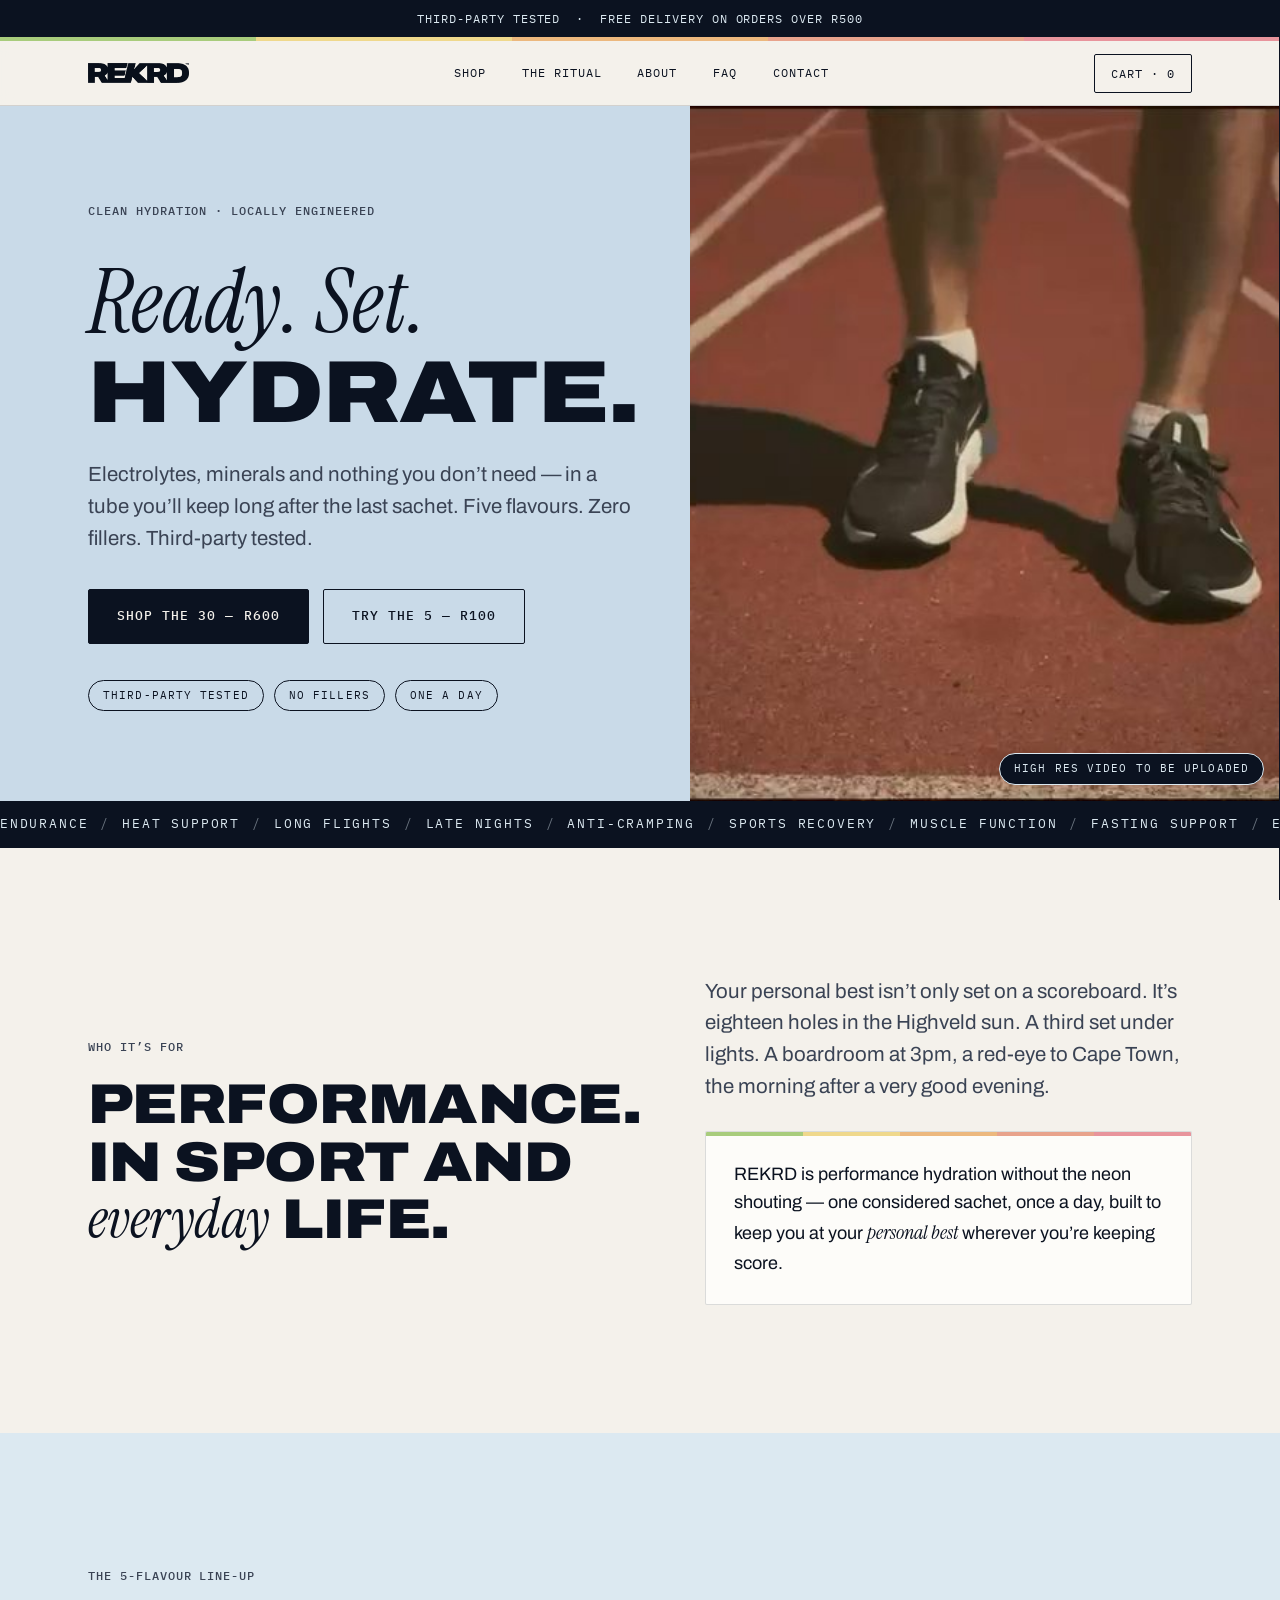
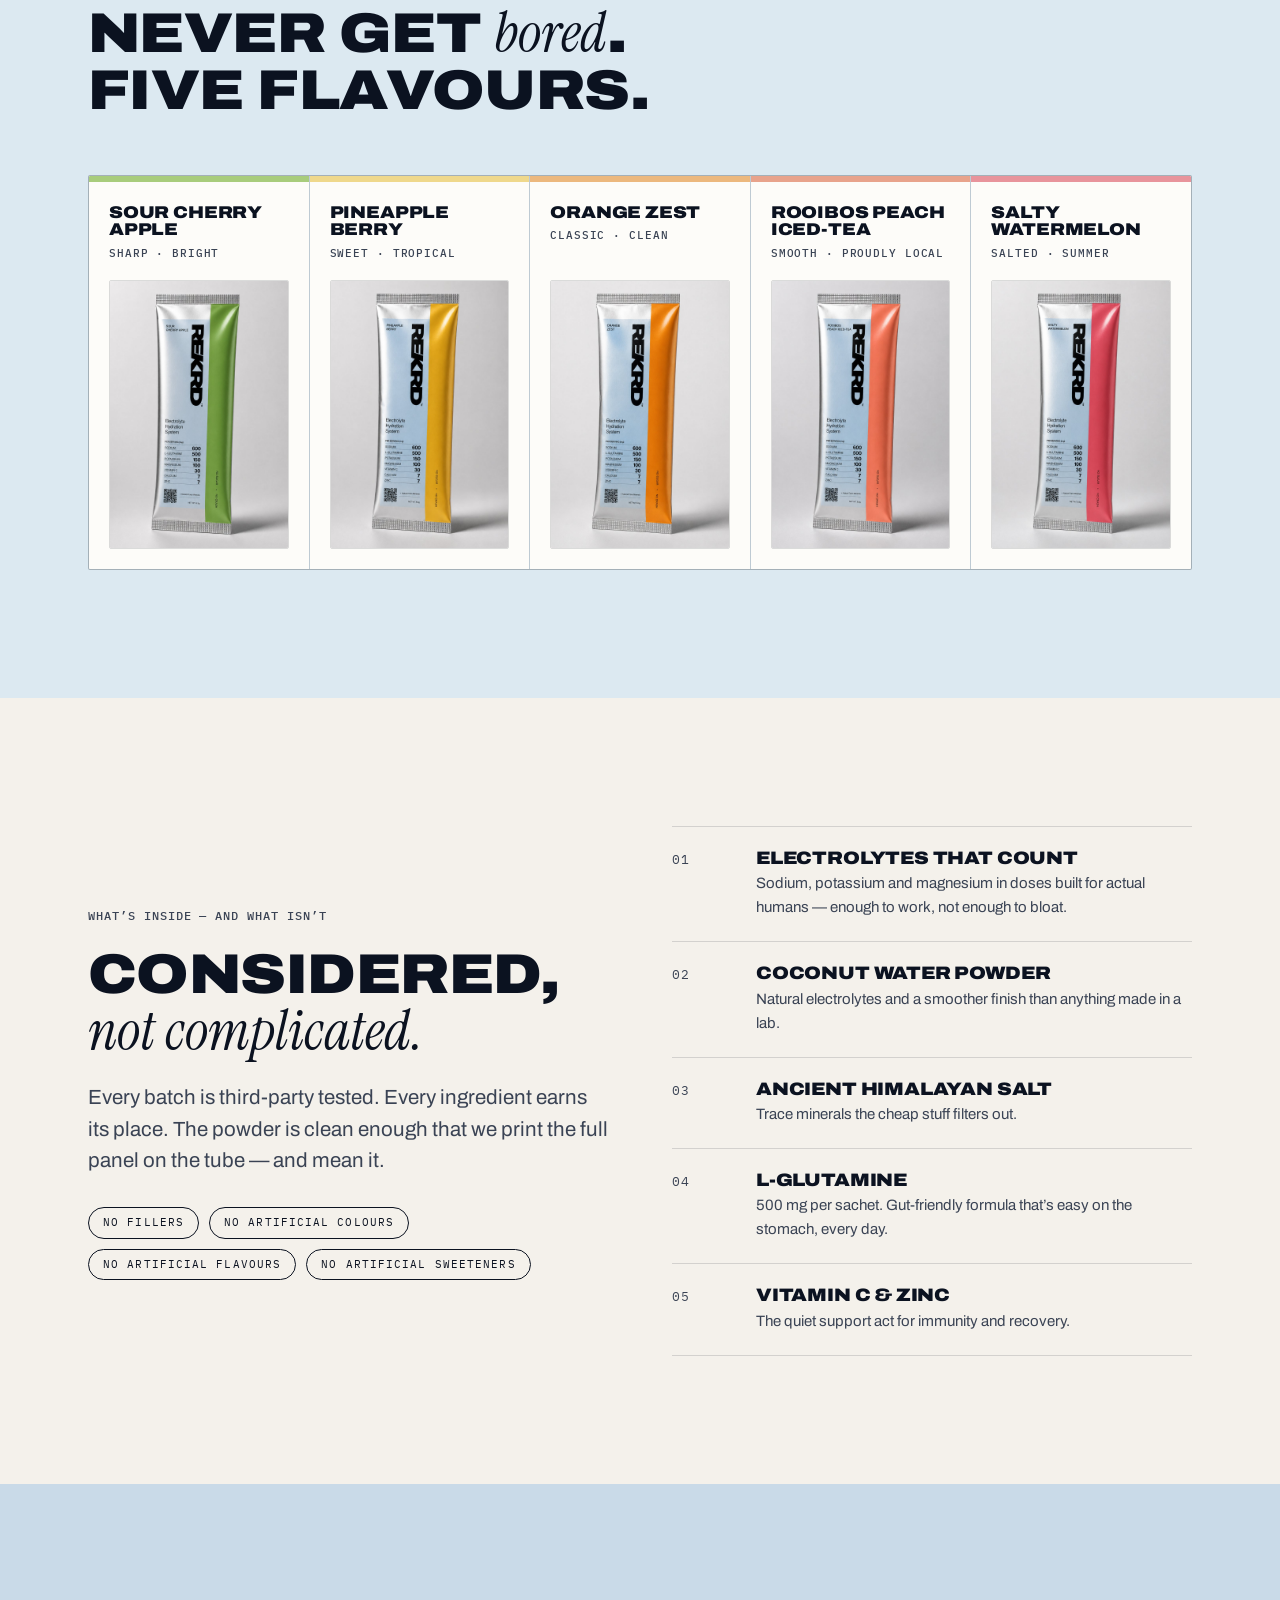
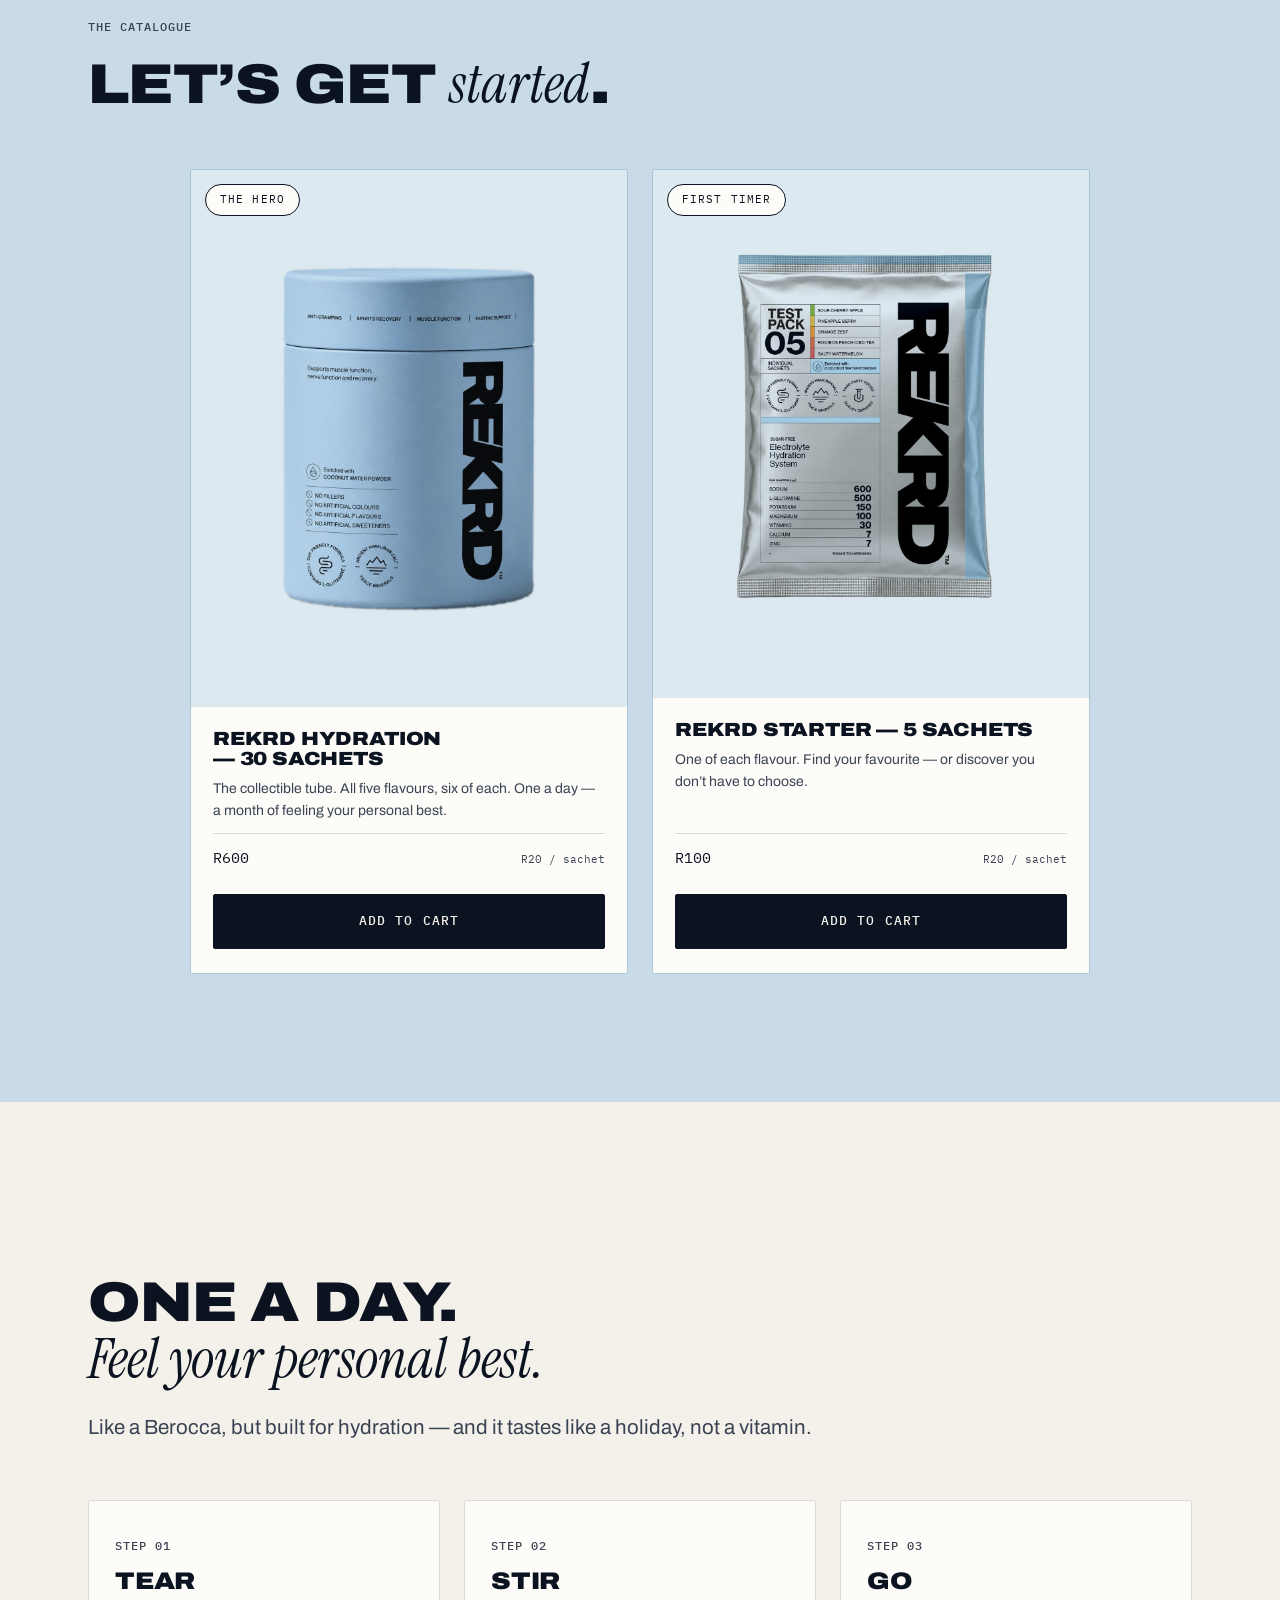
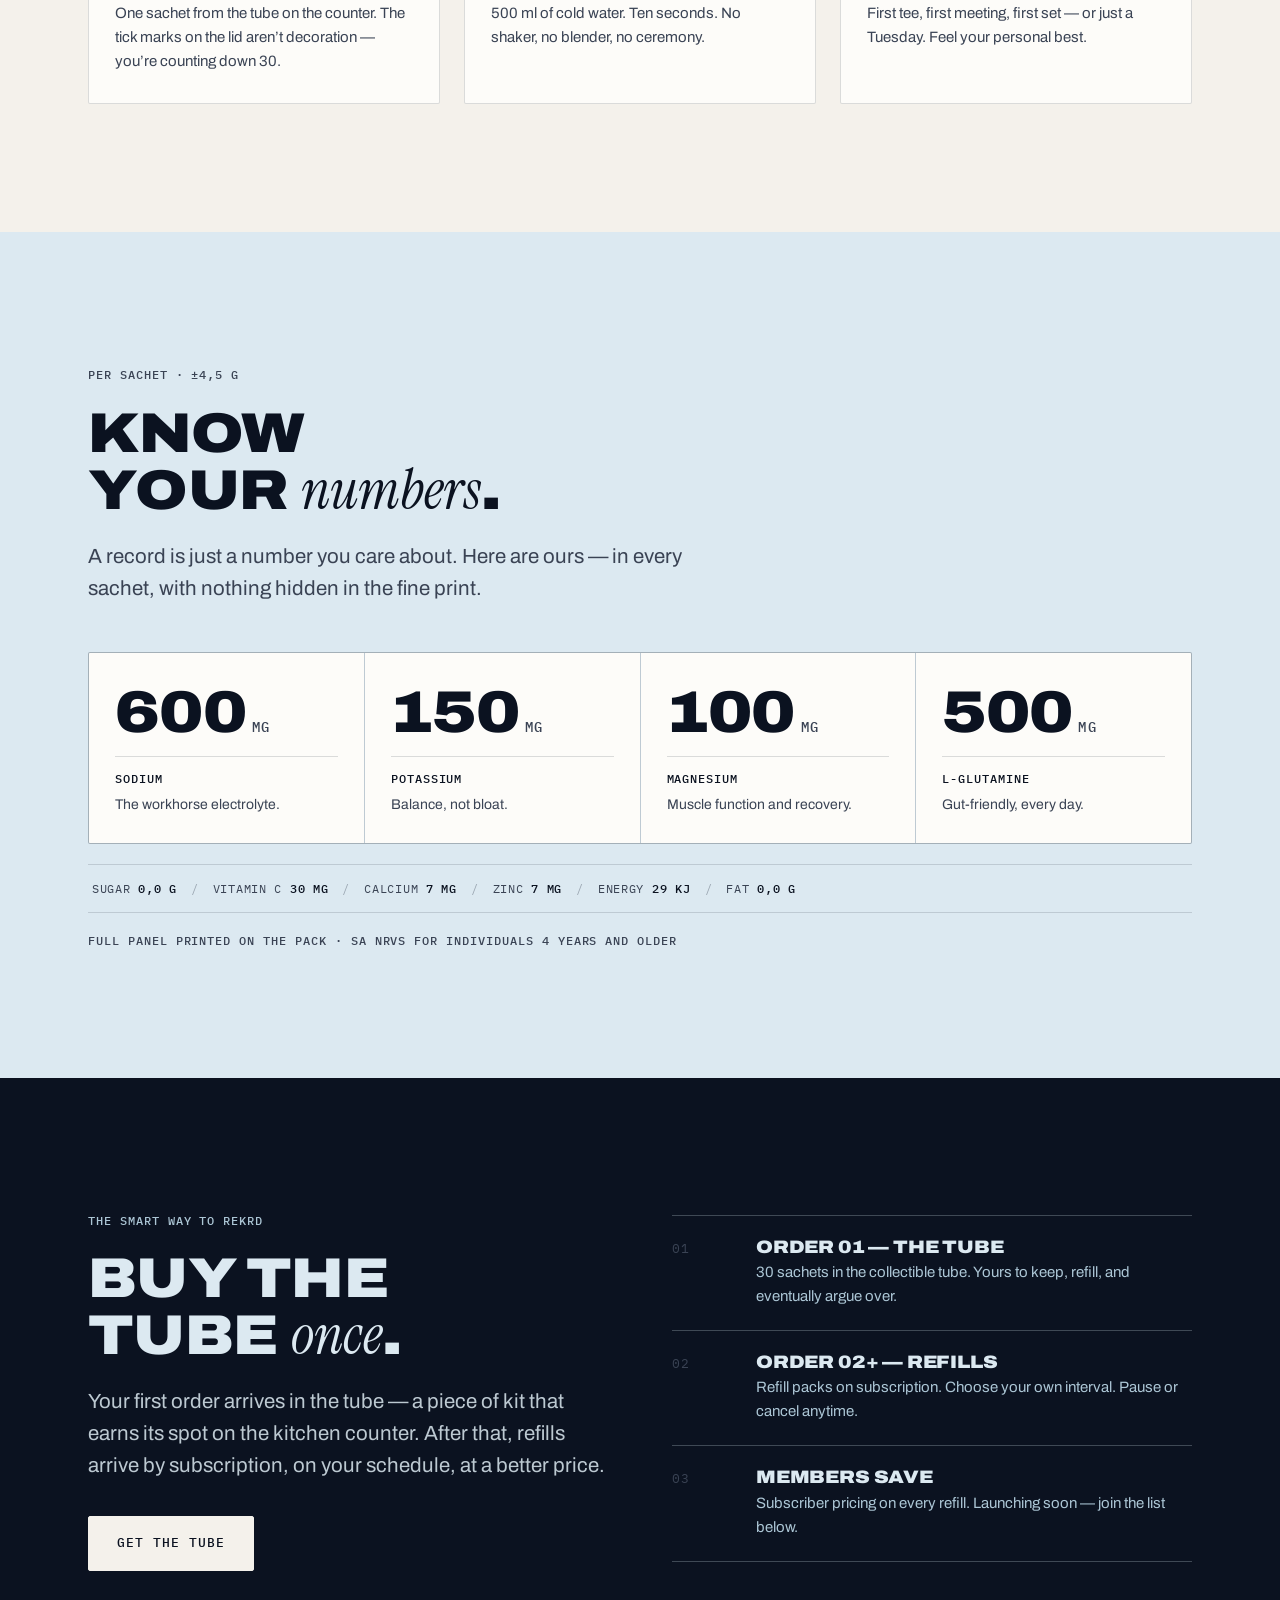
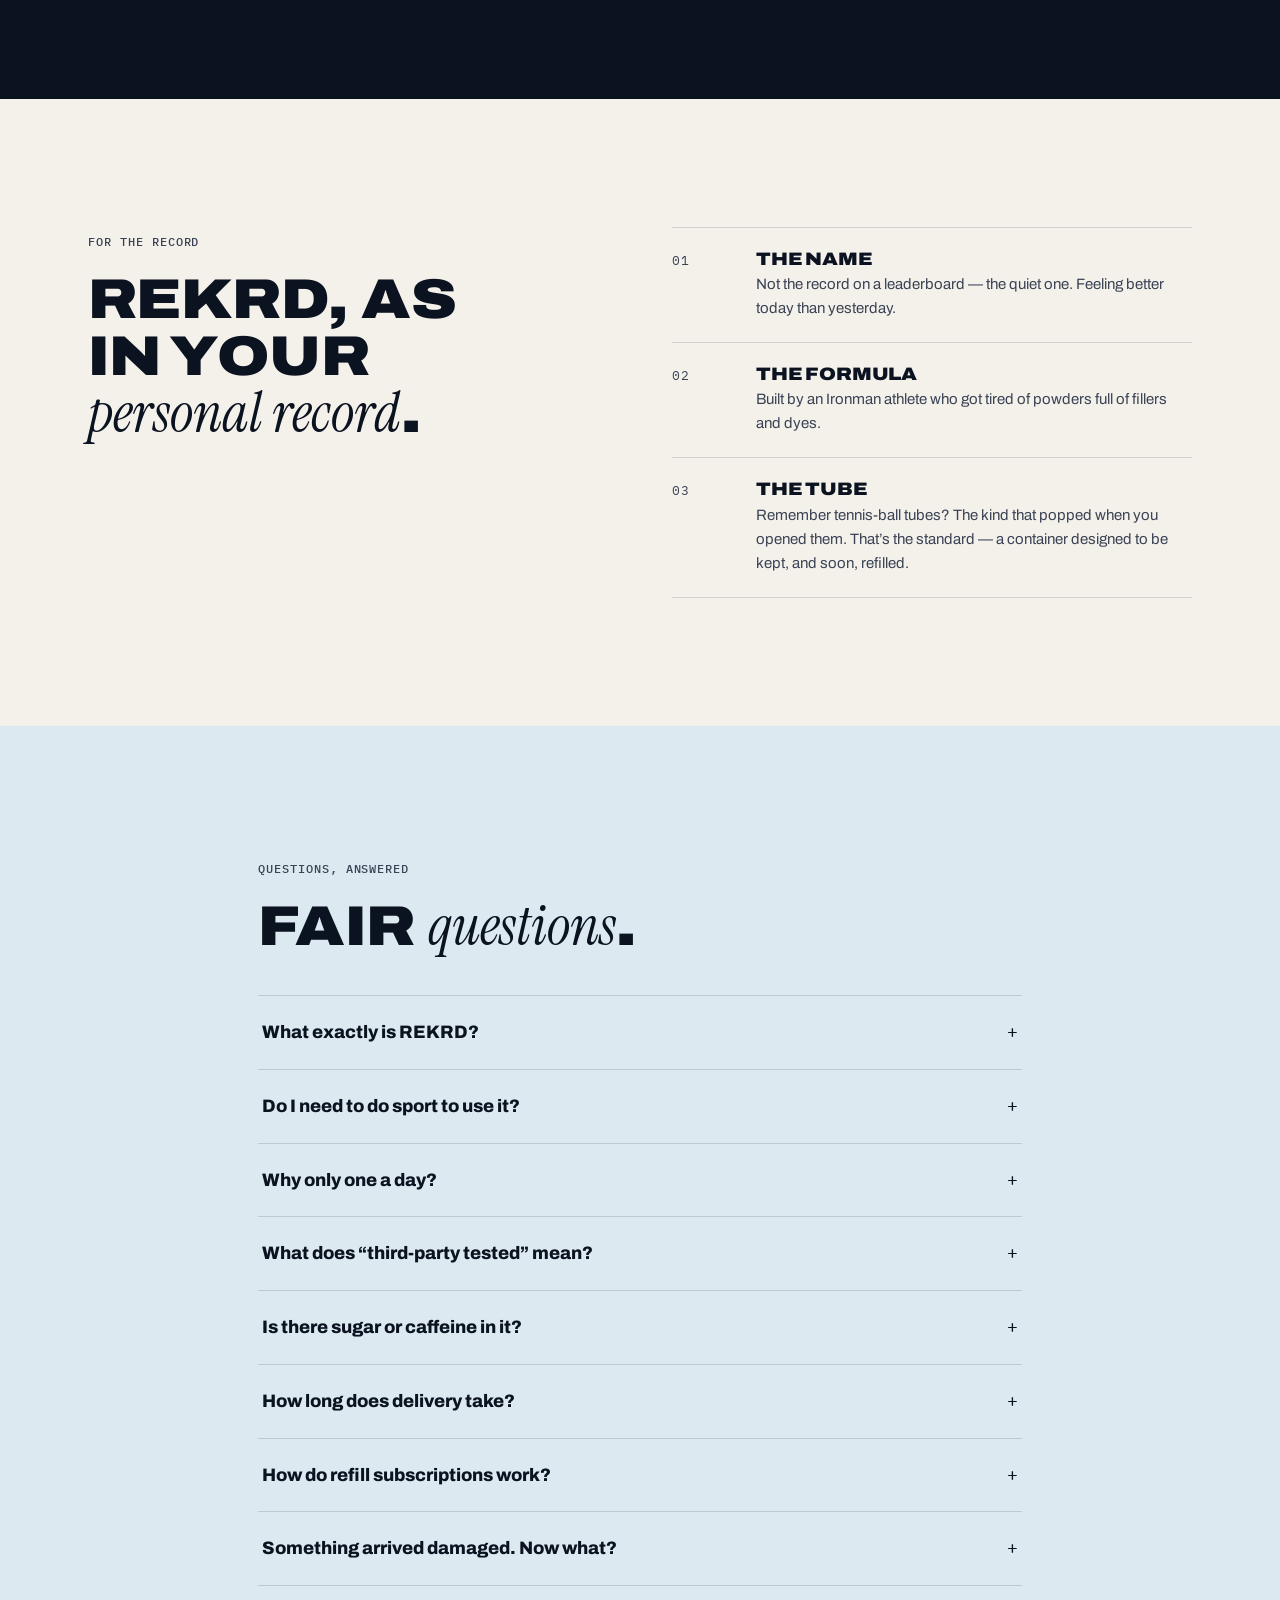
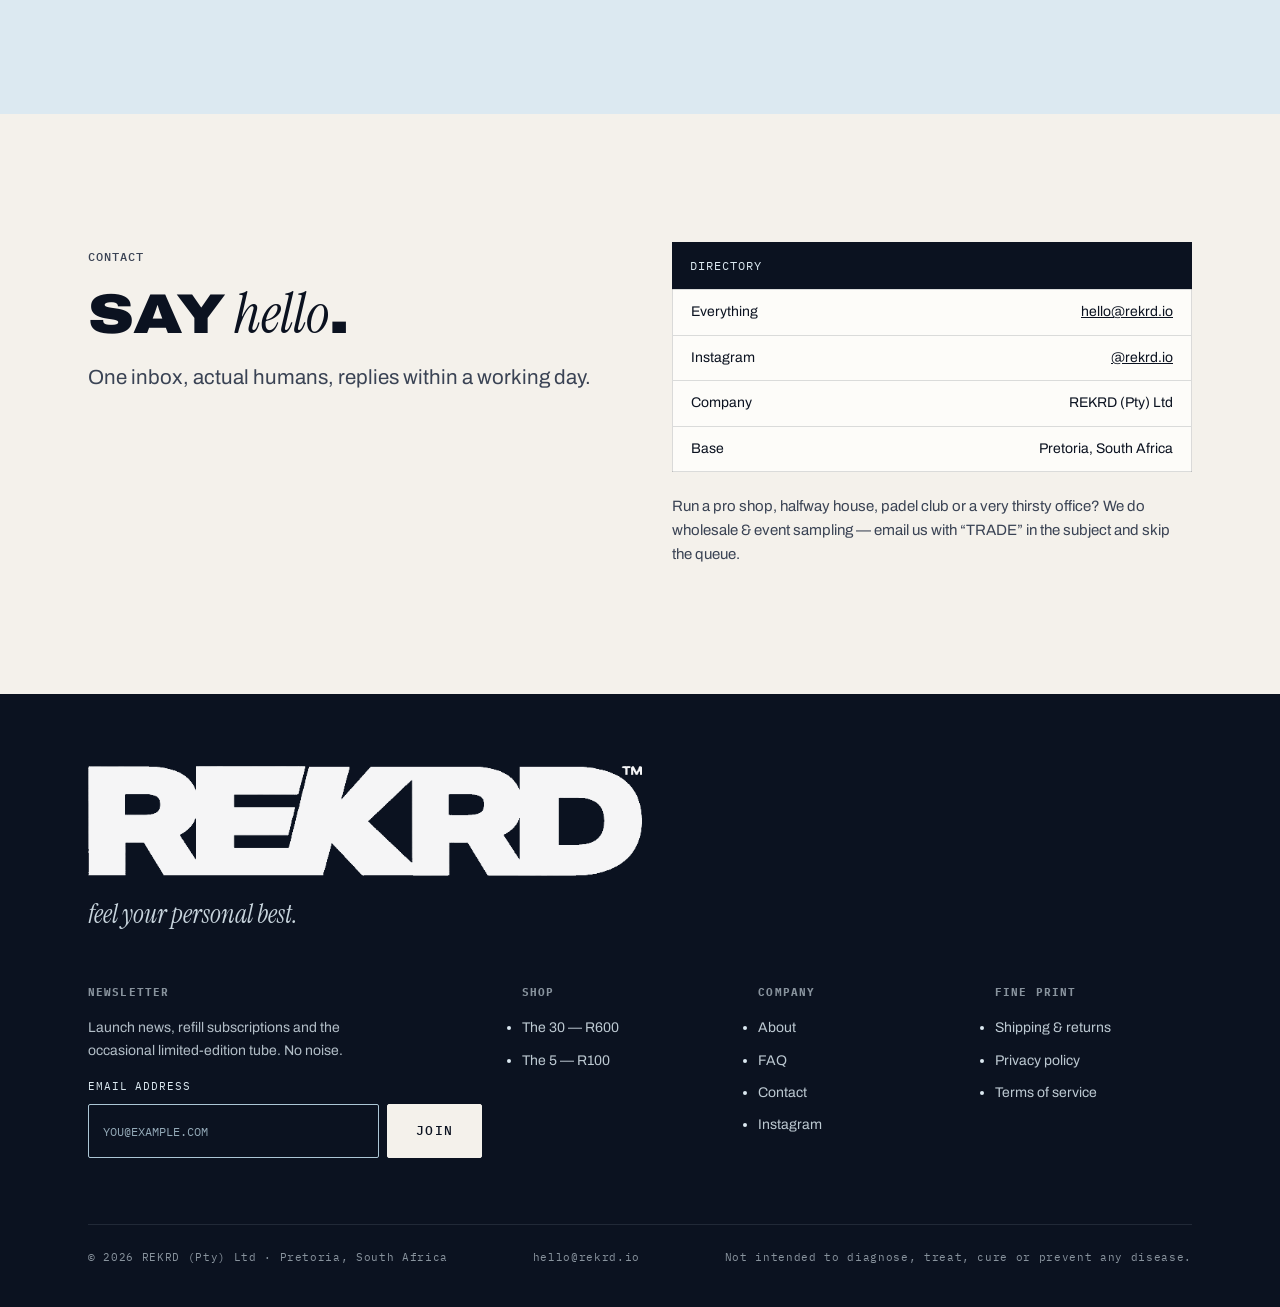
<file: site/index.html>
<!DOCTYPE html>
<html lang="en">
<head>
  <meta charset="UTF-8">
  <meta name="viewport" content="width=device-width, initial-scale=1.0">
  <title>REKRD® — Feel Your Personal Best | Clean Hydration, South Africa</title>
  <meta name="description" content="REKRD is clean, third-party-tested hydration in a tube worth keeping. Five flavours, thirty sachets, zero fillers. Made for golf days, padel nights, long flights and late nights. Delivered across South Africa.">
  <link rel="icon" type="image/svg+xml" href="assets/img/favicon.svg">
  <meta property="og:title" content="REKRD® — Feel Your Personal Best">
  <meta property="og:description" content="Clean, third-party-tested hydration in a tube worth keeping. Five flavours. Zero fillers. South Africa.">
  <meta property="og:image" content="assets/img/tube-hero.jpg">
  <meta property="og:type" content="website">
  <link rel="preconnect" href="https://fonts.googleapis.com">
  <link rel="preconnect" href="https://fonts.gstatic.com" crossorigin>
  <link href="https://fonts.googleapis.com/css2?family=Archivo:ital,wdth,wght@0,62..125,100..900;1,62..125,100..900&family=IBM+Plex+Mono:wght@400;500&family=Instrument+Serif:ital@0;1&display=swap" rel="stylesheet">
  <link rel="stylesheet" href="css/rekrd.css">
</head>
<body>

  <!-- Announcement -->
  <div class="announce">Third-party tested &nbsp;·&nbsp; Free delivery on orders over R500</div>
  <div class="spectrum" aria-hidden="true"><span></span><span></span><span></span><span></span><span></span></div>

  <!-- Nav -->
  <header class="nav">
    <div class="wrap nav__in">
      <a class="nav__logo" href="index.html" aria-label="REKRD home">
        <img src="assets/img/rekrd-wordmark-ink.png" alt="REKRD">
      </a>
      <nav class="nav__links" aria-label="Main">
        <a href="#shop">Shop</a>
        <a href="#ritual">The Ritual</a>
        <a href="#about">About</a>
        <a href="#faq">FAQ</a>
        <a href="#contact">Contact</a>
      </nav>
      <div style="display:flex;gap:16px;align-items:center">
        <button class="nav__burger" aria-expanded="false" aria-controls="nav-links">Menu</button>
        <button class="nav__cart" data-cart-open>Cart · <span data-cart-count>0</span></button>
      </div>
    </div>
  </header>

  <main id="main">

    <!-- Hero -->
    <section class="hero section--blue">
      <div class="hero__in">
        <div class="hero__copy">
          <span class="eyebrow">Clean hydration · Locally engineered</span>
          <h1><span class="accent accent--cap">Ready. Set.</span><br>Hydrate.</h1>
          <p class="lede">Electrolytes, minerals and nothing you don’t need — in a tube you’ll keep long after the last sachet. Five flavours. Zero fillers. Third-party tested.</p>
          <div class="hero__cta">
            <a class="btn" href="#shop">Shop the 30 — R600</a>
            <a class="btn btn--ghost" href="#shop">Try the 5 — R100</a>
          </div>
          <div class="stamps" style="margin-top:36px">
            <span class="stamp">Third-party tested</span>
            <span class="stamp">No fillers</span>
            <span class="stamp">One a day</span>
          </div>
        </div>
        <div class="hero__visual">
          <!-- TODO(design): re-export hero film at 1080p+ (current source 848x480) -->
          <video src="assets/video/rekrd-hero.mp4" poster="assets/img/hero-poster.jpg" autoplay muted loop playsinline aria-label="REKRD brand film — on your marks, golden-hour padel, life in motion"></video>
          <span class="stamp hero__note">High res video to be uploaded</span>
        </div>
      </div>
    </section>

    <!-- Ticker -->
    <div class="ticker" aria-hidden="true">
      <div class="ticker__track">
        <span>Endurance</span><span>Heat support</span><span>Long flights</span><span>Late nights</span><span>Anti-cramping</span><span>Sports recovery</span><span>Muscle function</span><span>Fasting support</span>
        <span>Endurance</span><span>Heat support</span><span>Long flights</span><span>Late nights</span><span>Anti-cramping</span><span>Sports recovery</span><span>Muscle function</span><span>Fasting support</span>
      </div>
    </div>
    <ul class="sr-only">
      <li>Endurance</li><li>Heat support</li><li>Long flights</li><li>Late nights</li><li>Anti-cramping</li><li>Sports recovery</li><li>Muscle function</li><li>Fasting support</li>
    </ul>

    <!-- Positioning -->
    <section class="section">
      <div class="wrap grid-2">
        <div class="reveal">
          <span class="eyebrow">Who it’s for</span>
          <h2>Performance. In sport and <span class="accent">everyday</span> life.</h2>
        </div>
        <div class="reveal">
          <p class="lede">Your personal best isn’t only set on a scoreboard. It’s eighteen holes in the Highveld sun. A third set under lights. A boardroom at 3pm, a red-eye to Cape Town, the morning after a very good evening.</p>
          <div class="statement">
            <div class="spectrum" aria-hidden="true"><span></span><span></span><span></span><span></span><span></span></div>
            <p>REKRD is performance hydration without the neon shouting — one considered sachet, once a day, built to keep you at your <em class="accent">personal best</em> wherever you’re keeping score.</p>
          </div>
        </div>
      </div>
    </section>

    <!-- Flavour lineup -->
    <section class="section section--blue-light" id="flavours">
      <div class="wrap">
        <span class="eyebrow reveal">The 5-flavour line-up</span>
        <h2 class="reveal mb-56">Never get <span class="accent">bored</span>. Five flavours.</h2>
        <ul class="flavours">
          <li class="flavour reveal" style="--fl:var(--fl-cherry)">
            <h3>Sour Cherry Apple</h3>
            <p class="spec">Sharp · Bright</p>
            <img class="flavour__sachet" src="assets/img/sachet-sour-cherry-apple.jpg" alt="REKRD Sour Cherry Apple sachet" loading="lazy" width="900" height="1352">
          </li>
          <li class="flavour reveal" style="--fl:var(--fl-pineapple)">
            <h3>Pineapple Berry</h3>
            <p class="spec">Sweet · Tropical</p>
            <img class="flavour__sachet" src="assets/img/sachet-pineapple-berry.jpg" alt="REKRD Pineapple Berry sachet" loading="lazy" width="900" height="1352">
          </li>
          <li class="flavour reveal" style="--fl:var(--fl-orange)">
            <h3>Orange Zest</h3>
            <p class="spec">Classic · Clean</p>
            <img class="flavour__sachet" src="assets/img/sachet-orange-zest.jpg" alt="REKRD Orange Zest sachet" loading="lazy" width="900" height="1352">
          </li>
          <li class="flavour reveal" style="--fl:var(--fl-rooibos)">
            <h3>Rooibos Peach Iced-Tea</h3>
            <p class="spec">Smooth · Proudly local</p>
            <img class="flavour__sachet" src="assets/img/sachet-rooibos-peach.jpg" alt="REKRD Rooibos Peach Iced-Tea sachet" loading="lazy" width="900" height="1352">
          </li>
          <li class="flavour reveal" style="--fl:var(--fl-watermelon)">
            <h3>Salty Watermelon</h3>
            <p class="spec">Salted · Summer</p>
            <img class="flavour__sachet" src="assets/img/sachet-salty-watermelon.jpg" alt="REKRD Salty Watermelon sachet" loading="lazy" width="900" height="1352">
          </li>
        </ul>
      </div>
    </section>

    <!-- Clean formula -->
    <section class="section">
      <div class="wrap grid-2">
        <div class="reveal">
          <span class="eyebrow">What’s inside — and what isn’t</span>
          <h2>Considered,<br><span class="accent">not complicated.</span></h2>
          <p class="lede" style="margin-top:22px">Every batch is third-party tested. Every ingredient earns its place. The powder is clean enough that we print the full panel on the tube — and mean it.</p>
          <div class="stamps" style="margin-top:30px">
            <span class="stamp">No fillers</span>
            <span class="stamp">No artificial colours</span>
            <span class="stamp">No artificial flavours</span>
            <span class="stamp">No artificial sweeteners</span>
          </div>
        </div>
        <div class="reveal">
          <ol class="numbered">
            <li><div><h3>Electrolytes that count</h3><p>Sodium, potassium and magnesium in doses built for actual humans — enough to work, not enough to bloat.</p></div></li>
            <li><div><h3>Coconut water powder</h3><p>Natural electrolytes and a smoother finish than anything made in a lab.</p></div></li>
            <li><div><h3>Ancient Himalayan salt</h3><p>Trace minerals the cheap stuff filters out.</p></div></li>
            <li><div><h3>L-Glutamine</h3><p>500&nbsp;mg per sachet. Gut-friendly formula that’s easy on the stomach, every day.</p></div></li>
            <li><div><h3>Vitamin C &amp; Zinc</h3><p>The quiet support act for immunity and recovery.</p></div></li>
          </ol>
        </div>
      </div>
    </section>

    <!-- Products -->
    <section class="section section--blue" id="shop">
      <div class="wrap">
        <span class="eyebrow reveal">The catalogue</span>
        <h2 class="reveal mb-56">Let’s get <span class="accent">started</span>.</h2>
        <div class="cards cards--2">
          <article class="card reveal">
            <div class="card__media">
              <span class="stamp">The hero</span>
              <img src="assets/img/tube-cutout.jpg" alt="REKRD Hydration tube — 30 sachets">
            </div>
            <div class="card__body">
              <h3>REKRD Hydration — 30 Sachets</h3>
              <p class="card__meta">The collectible tube. All five flavours, six of each. One a day — a month of feeling your personal best.</p>
              <div class="card__price"><span>R600</span><span class="per">R20 / sachet</span></div>
              <button class="btn" data-add-to-cart="tube-30">Add to cart</button>
            </div>
          </article>
          <article class="card reveal">
            <div class="card__media">
              <span class="stamp">First timer</span>
              <img src="assets/img/pack-5.jpg" alt="REKRD Starter — five sachets, one of each flavour">
            </div>
            <div class="card__body">
              <h3>REKRD Starter — 5 Sachets</h3>
              <p class="card__meta">One of each flavour. Find your favourite — or discover you don’t have to choose.</p>
              <div class="card__price"><span>R100</span><span class="per">R20 / sachet</span></div>
              <button class="btn" data-add-to-cart="starter-5">Add to cart</button>
            </div>
          </article>
        </div>
      </div>
    </section>

    <!-- Ritual -->
    <section class="section" id="ritual">
      <div class="wrap">
        <span class="eyebrow reveal">The ritual</span>
        <h2 class="reveal mb-24">One a day.<br><span class="accent accent--cap">Feel your personal best.</span></h2>
        <p class="lede reveal mb-56">Like a Berocca, but built for hydration — and it tastes like a holiday, not a vitamin.</p>
        <div class="steps">
          <div class="step reveal">
            <span class="eyebrow">Step 01</span>
            <h3>Tear</h3>
            <p>One sachet from the tube on the counter. The tick marks on the lid aren’t decoration — you’re counting down 30.</p>
          </div>
          <div class="step reveal">
            <span class="eyebrow">Step 02</span>
            <h3>Stir</h3>
            <p>500&nbsp;ml of cold water. Ten seconds. No shaker, no blender, no ceremony.</p>
          </div>
          <div class="step reveal">
            <span class="eyebrow">Step 03</span>
            <h3>Go</h3>
            <p>First tee, first meeting, first set — or just a Tuesday. Feel your personal best.</p>
          </div>
        </div>
      </div>
    </section>

    <!-- Nutrition -->
    <section class="section section--blue-light">
      <div class="wrap">
        <div class="reveal" style="max-width:62ch">
          <span class="eyebrow">Per sachet · ±4,5 g</span>
          <h2>Know your <span class="accent">numbers</span>.</h2>
          <p class="lede" style="margin-top:22px">A record is just a number you care about. Here are ours — in every sachet, with nothing hidden in the fine print.</p>
        </div>
        <!-- TODO(team): verify all values against final print artwork before launch -->
        <div class="stats reveal" style="margin-top:48px">
          <div class="stat">
            <p class="stat__value">600<span class="stat__unit">mg</span></p>
            <p class="stat__label">Sodium</p>
            <p class="stat__note">The workhorse electrolyte.</p>
          </div>
          <div class="stat">
            <p class="stat__value">150<span class="stat__unit">mg</span></p>
            <p class="stat__label">Potassium</p>
            <p class="stat__note">Balance, not bloat.</p>
          </div>
          <div class="stat">
            <p class="stat__value">100<span class="stat__unit">mg</span></p>
            <p class="stat__label">Magnesium</p>
            <p class="stat__note">Muscle function and recovery.</p>
          </div>
          <div class="stat">
            <p class="stat__value">500<span class="stat__unit">mg</span></p>
            <p class="stat__label">L-Glutamine</p>
            <p class="stat__note">Gut-friendly, every day.</p>
          </div>
        </div>
        <ul class="spec-strip reveal" aria-label="Also in every sachet">
          <li>Sugar <b>0,0 g</b></li>
          <li>Vitamin C <b>30 mg</b></li>
          <li>Calcium <b>7 mg</b></li>
          <li>Zinc <b>7 mg</b></li>
          <li>Energy <b>29 kJ</b></li>
          <li>Fat <b>0,0 g</b></li>
        </ul>
        <p class="spec reveal" style="margin-top:18px;color:var(--ink-soft)">Full panel printed on the pack · SA NRVs for individuals 4 years and older</p>
      </div>
    </section>

    <!-- Subscription -->
    <section class="section section--ink">
      <div class="wrap grid-2">
        <div class="reveal">
          <span class="eyebrow" style="color:var(--powder-300)">The smart way to REKRD</span>
          <h2>Buy the tube <span class="accent">once</span>.</h2>
          <p class="lede" style="color:var(--powder-100);opacity:.85;margin-top:22px">Your first order arrives in the tube — a piece of kit that earns its spot on the kitchen counter. After that, refills arrive by subscription, on your schedule, at a better price.</p>
          <a class="btn btn--on-ink" href="#shop" style="margin-top:34px">Get the tube</a>
        </div>
        <div class="reveal">
          <ol class="numbered" style="--hairline:rgba(220,233,241,.25)">
            <li style="border-color:rgba(220,233,241,.25)"><div><h3 style="color:var(--powder-100)">Order 01 — the tube</h3><p style="color:var(--powder-300)">30 sachets in the collectible tube. Yours to keep, refill, and eventually argue over.</p></div></li>
            <li style="border-color:rgba(220,233,241,.25)"><div><h3 style="color:var(--powder-100)">Order 02+ — refills</h3><p style="color:var(--powder-300)">Refill packs on subscription. Choose your own interval. Pause or cancel anytime.</p></div></li>
            <li style="border-color:rgba(220,233,241,.25)"><div><h3 style="color:var(--powder-100)">Members save</h3><p style="color:var(--powder-300)">Subscriber pricing on every refill. Launching soon — join the list below.</p></div></li>
          </ol>
        </div>
      </div>
    </section>

    <!-- About -->
    <section class="section" id="about">
      <div class="wrap grid-2" style="align-items:start">
        <div class="reveal">
          <span class="eyebrow">For the record</span>
          <h2>REKRD, as in your <span class="accent">personal record</span>.</h2>
        </div>
        <div class="reveal">
          <ol class="numbered">
            <li><div><h3>The name</h3><p>Not the record on a leaderboard — the quiet one. Feeling better today than yesterday.</p></div></li>
            <li><div><h3>The formula</h3><p>Built by an Ironman athlete who got tired of powders full of fillers and dyes.</p></div></li>
            <li><div><h3>The tube</h3><p>Remember tennis-ball tubes? The kind that popped when you opened them. That’s the standard — a container designed to be kept, and soon, refilled.</p></div></li>
          </ol>
        </div>
      </div>
    </section>

    <!-- FAQ -->
    <section class="section section--blue-light" id="faq">
      <div class="wrap" style="max-width:860px">
        <span class="eyebrow reveal">Questions, answered</span>
        <h2 class="reveal mb-40">Fair <span class="accent">questions</span>.</h2>
        <div class="faq-list reveal">
          <details>
            <summary>What exactly is REKRD?</summary>
            <div class="faq-a"><p>A clean hydration powder in single-serve sachets. Electrolytes (sodium, potassium, magnesium), coconut water powder, ancient Himalayan salt with trace minerals, L-glutamine, vitamin C and zinc. No fillers, no artificial colours, flavours or sweeteners. Mix one sachet into 500&nbsp;ml of cold water, once a day.</p></div>
          </details>
          <details>
            <summary>Do I need to do sport to use it?</summary>
            <div class="faq-a"><p>No. Most people run mildly dehydrated on nothing more strenuous than air-conditioning, coffee and life. REKRD works for golf and padel days, but also for long flights, hot days, fasting mornings and late nights.</p></div>
          </details>
          <details>
            <summary>Why only one a day?</summary>
            <div class="faq-a"><p>Our formula is balanced for daily use — enough electrolytes to work, not so much sodium that you feel like biltong. On very hot or very active days, listen to your body (and your water bottle).</p></div>
          </details>
          <details>
            <summary>What does “third-party tested” mean?</summary>
            <div class="faq-a"><p>We pay an independent laboratory to test our batches — for purity and for the label matching what’s actually in the sachet. It costs us real money and we think it’s the cost of being taken seriously.</p></div>
          </details>
          <details>
            <summary>Is there sugar or caffeine in it?</summary>
            <div class="faq-a"><p>No added sugar (0,0&nbsp;g per sachet) and no caffeine. It won’t spike you and it won’t crash you.</p></div>
          </details>
          <details>
            <summary>How long does delivery take?</summary>
            <div class="faq-a"><p>1–3 working days in major metros, 2–5 working days regionally, via the Bob Go courier network. Free on orders over R500 — which the tube clears on its own. You’ll get tracking the moment your order ships.</p></div>
          </details>
          <details>
            <summary>How do refill subscriptions work?</summary>
            <div class="faq-a"><p>Your first order arrives in the collectible tube. After that, refill packs arrive on a schedule you choose, at subscriber pricing. Pause, skip or cancel anytime, no interrogation. Launching soon — join the newsletter to be first.</p></div>
          </details>
          <details>
            <summary>Something arrived damaged. Now what?</summary>
            <div class="faq-a"><p>Email <a href="mailto:hello@rekrd.io">hello@rekrd.io</a> with your order number and a photo, and we’ll sort it out — replacement or refund, your call. Full details in our <a href="policies/shipping-returns.html">shipping &amp; returns policy</a>.</p></div>
          </details>
        </div>
      </div>
    </section>

    <!-- Contact -->
    <section class="section" id="contact">
      <div class="wrap grid-2" style="align-items:start">
        <div class="reveal">
          <span class="eyebrow">Contact</span>
          <h2>Say <span class="accent">hello</span>.</h2>
          <p class="lede" style="margin-top:18px">One inbox, actual humans, replies within a working day.</p>
        </div>
        <div class="reveal">
          <table class="spec-table">
            <caption>Directory</caption>
            <tbody>
              <tr><td>Everything</td><td><a href="mailto:hello@rekrd.io">hello@rekrd.io</a></td></tr>
              <tr><td>Instagram</td><td><a href="https://www.instagram.com/rekrd.io" rel="noopener" target="_blank">@rekrd.io</a></td></tr>
              <tr><td>Company</td><td>REKRD (Pty) Ltd</td></tr>
              <tr><td>Base</td><td>Pretoria, South Africa</td></tr>
            </tbody>
          </table>
          <p style="color:var(--ink-soft);margin-top:22px;font-size:15px">Run a pro shop, halfway house, padel club or a very thirsty office? We do wholesale &amp; event sampling — email us with “TRADE” in the subject and skip the queue.</p>
        </div>
      </div>
    </section>

  </main>

  <!-- Footer -->
  <footer class="footer">
    <div class="wrap footer__in">
      <div class="footer__mark">
        <img src="assets/img/rekrd-wordmark-white.png" alt="REKRD">
        <p class="footer__tag">feel your personal best.</p>
      </div>
      <div class="footer__grid">
        <div>
          <h4>Newsletter</h4>
          <p style="font-size:14px;opacity:.8;max-width:34ch">Launch news, refill subscriptions and the occasional limited-edition tube. No noise.</p>
          <!-- TODO(rools): wire form to Shopify customer signup / email platform -->
          <form class="field" style="margin-top:16px" action="#" onsubmit="alert('Newsletter signup not wired up yet — see docs/PROJECT-WEBSITE.md');return false">
            <label for="nl-email">Email address</label>
            <div style="display:flex;gap:8px">
              <input id="nl-email" type="email" placeholder="YOU@EXAMPLE.COM" required style="flex:1;border-color:var(--powder-300);background:transparent;color:var(--powder-100)">
              <button class="btn btn--on-ink" type="submit">Join</button>
            </div>
          </form>
        </div>
        <div>
          <h4>Shop</h4>
          <ul>
            <li><a href="#shop">The 30 — R600</a></li>
            <li><a href="#shop">The 5 — R100</a></li>
          </ul>
        </div>
        <div>
          <h4>Company</h4>
          <ul>
            <li><a href="#about">About</a></li>
            <li><a href="#faq">FAQ</a></li>
            <li><a href="#contact">Contact</a></li>
            <li><a href="https://www.instagram.com/rekrd.io" rel="noopener" target="_blank">Instagram</a></li>
          </ul>
        </div>
        <div>
          <h4>Fine print</h4>
          <ul>
            <li><a href="policies/shipping-returns.html">Shipping &amp; returns</a></li>
            <li><a href="policies/privacy.html">Privacy policy</a></li>
            <li><a href="policies/terms.html">Terms of service</a></li>
          </ul>
        </div>
      </div>
      <div class="footer__legal">
        <span>© <span data-year>2026</span> REKRD (Pty) Ltd · Pretoria, South Africa</span>
        <span>hello@rekrd.io</span>
        <span>Not intended to diagnose, treat, cure or prevent any disease.</span>
      </div>
    </div>
  </footer>

  <!-- Cart drawer -->
  <div class="cart-overlay" data-cart-close></div>
  <aside class="cart-drawer" aria-label="Shopping cart">
    <div class="cart-drawer__head">
      <h2>Your cart</h2>
      <button class="spec" data-cart-close aria-label="Close cart">Close ✕</button>
    </div>
    <div class="cart-drawer__items" data-cart-items></div>
    <div class="cart-drawer__foot">
      <div class="cart-drawer__total"><span>Subtotal</span><span data-cart-total>R0</span></div>
      <button class="btn btn--wide" data-cart-checkout onclick="REKRD_CART.checkout()">Checkout on Shopify →</button>
      <p class="cart-drawer__note">Secure checkout · Paystack · Free delivery over R500</p>
    </div>
  </aside>

  <script src="js/shopify-config.js"></script>
  <script src="js/demo-checkout.js"></script>
  <script src="js/cart.js"></script>
  <script src="js/main.js"></script>
</body>
</html>
</file>
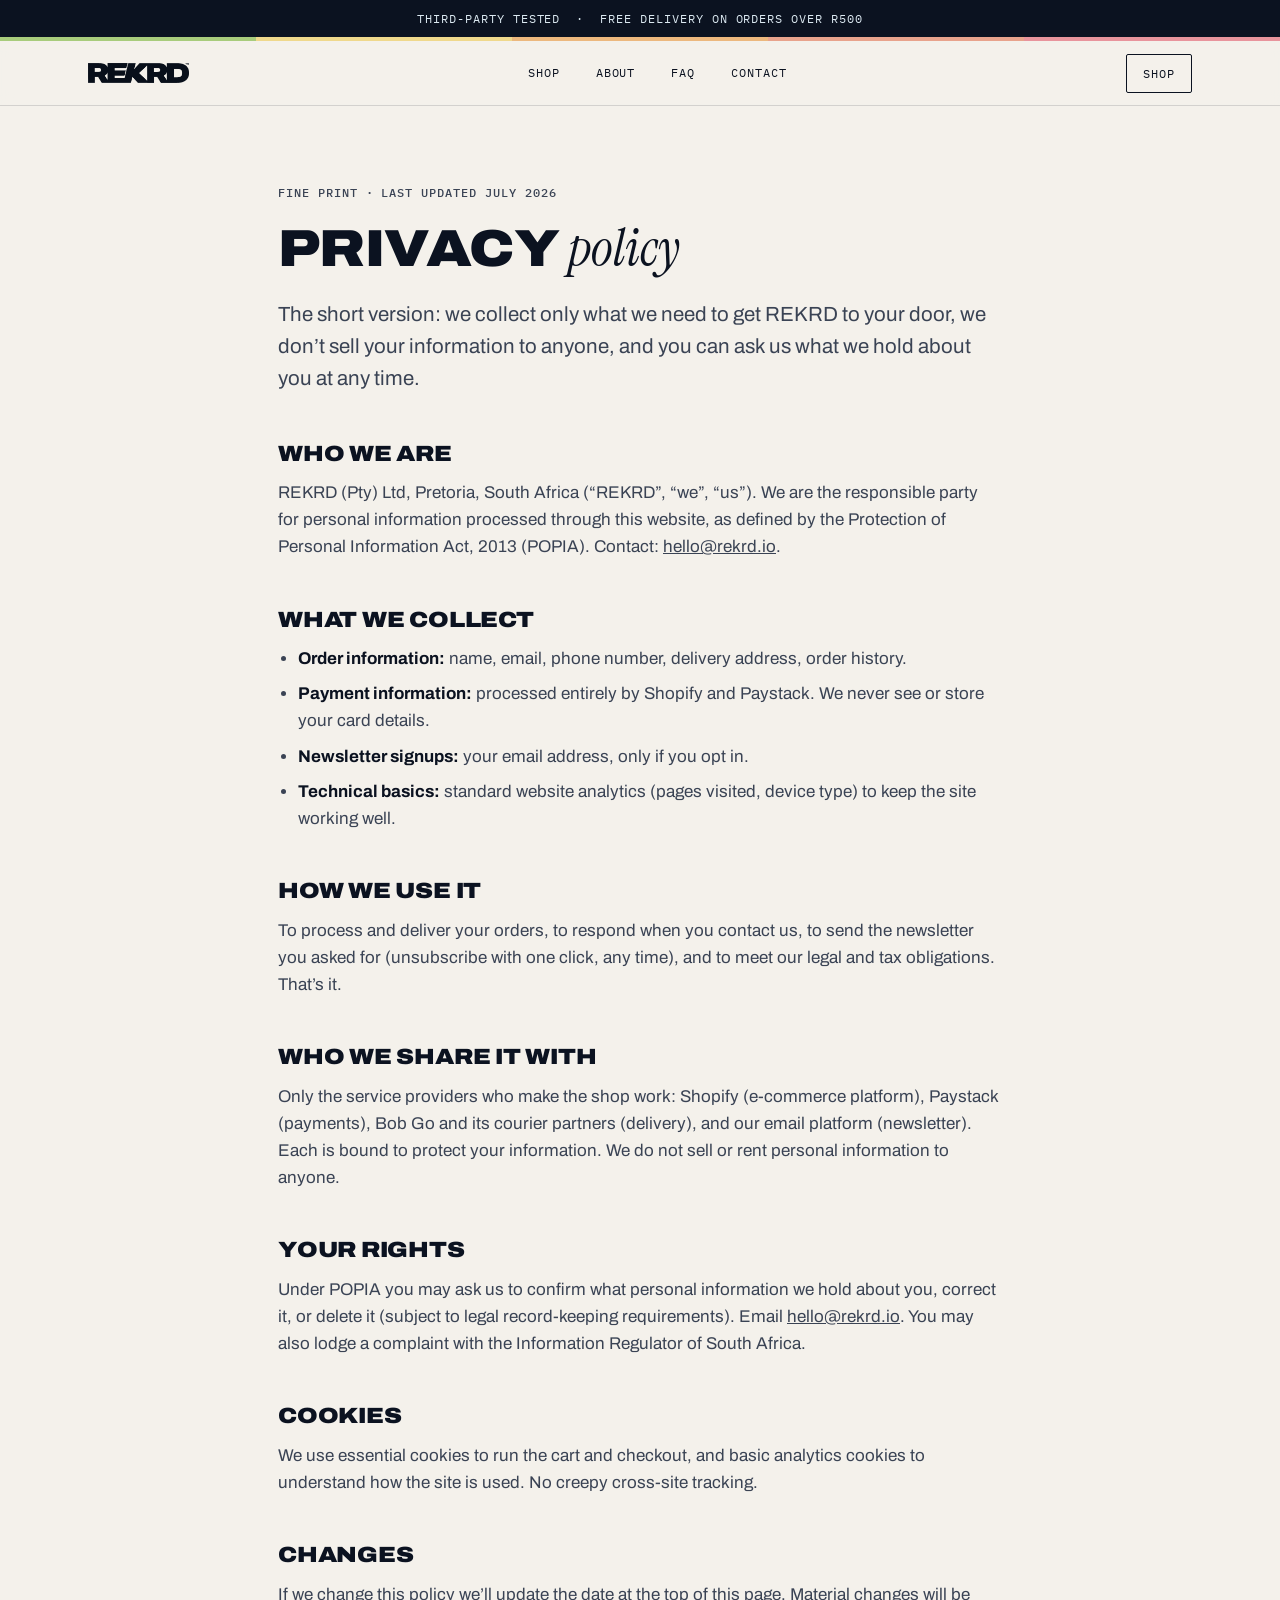
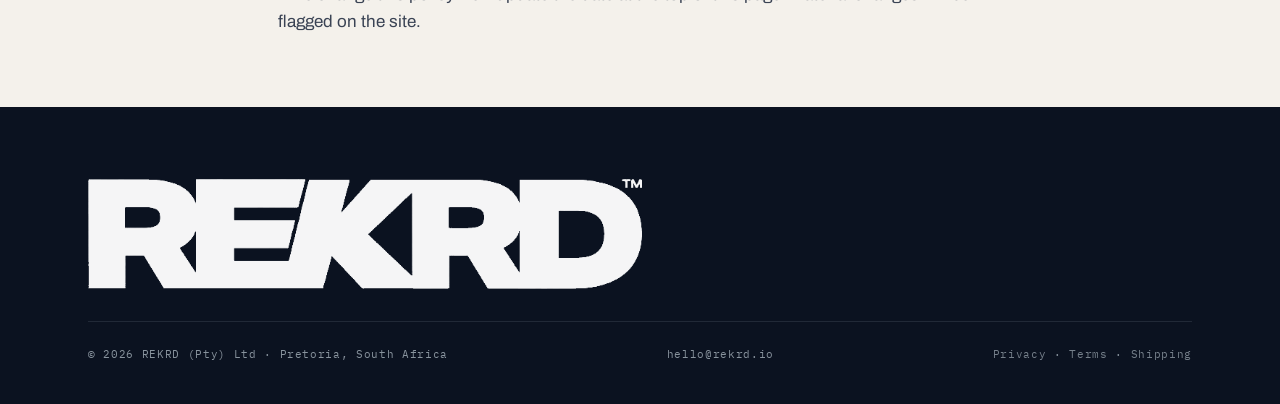
<file: site/policies/privacy.html>
<!DOCTYPE html>
<html lang="en">
<head>
  <meta charset="UTF-8">
  <meta name="viewport" content="width=device-width, initial-scale=1.0">
  <title>Privacy Policy — REKRD®</title>
  <meta name="description" content="REKRD privacy policy — how we collect, use and protect your personal information under POPIA.">
  <link rel="icon" type="image/svg+xml" href="../assets/img/favicon.svg">
  <link rel="preconnect" href="https://fonts.googleapis.com">
  <link rel="preconnect" href="https://fonts.gstatic.com" crossorigin>
  <link href="https://fonts.googleapis.com/css2?family=Archivo:ital,wdth,wght@0,62..125,100..900;1,62..125,100..900&family=IBM+Plex+Mono:wght@400;500&family=Instrument+Serif:ital@0;1&display=swap" rel="stylesheet">
  <link rel="stylesheet" href="../css/rekrd.css">
</head>
<body>

  <div class="announce">Third-party tested &nbsp;·&nbsp; Free delivery on orders over R500</div>
  <div class="spectrum" aria-hidden="true"><span></span><span></span><span></span><span></span><span></span></div>

  <header class="nav">
    <div class="wrap nav__in">
      <a class="nav__logo" href="../index.html" aria-label="REKRD home">
        <img src="../assets/img/rekrd-wordmark-ink.png" alt="REKRD">
      </a>
      <nav class="nav__links" aria-label="Main">
        <a href="../index.html#shop">Shop</a>
        <a href="../index.html#about">About</a>
        <a href="../index.html#faq">FAQ</a>
        <a href="../index.html#contact">Contact</a>
      </nav>
      <a class="nav__cart" href="../index.html#shop" style="text-decoration:none">Shop</a>
    </div>
  </header>

  <main id="main">
    <section class="section" style="padding-block:clamp(48px,6vw,72px)">
      <div class="wrap" style="max-width:820px">
        <span class="eyebrow">Fine print · Last updated July 2026</span>
        <h1 style="font-size:clamp(32px,4.6vw,52px)">Privacy <span class="accent">policy</span></h1>

        <!-- TODO(team): have this reviewed by a legal adviser for POPIA compliance before launch -->

        <p class="lede" style="margin-top:24px">The short version: we collect only what we need to get REKRD to your door, we don’t sell your information to anyone, and you can ask us what we hold about you at any time.</p>

        <h2 style="font-size:22px;margin-top:48px">Who we are</h2>
        <p style="margin-top:14px;color:var(--ink-soft)">REKRD (Pty) Ltd, Pretoria, South Africa (“REKRD”, “we”, “us”). We are the responsible party for personal information processed through this website, as defined by the Protection of Personal Information Act, 2013 (POPIA). Contact: <a href="mailto:hello@rekrd.io">hello@rekrd.io</a>.</p>

        <h2 style="font-size:22px;margin-top:48px">What we collect</h2>
        <ul style="margin:14px 0 0 20px;color:var(--ink-soft)">
          <li style="margin-bottom:8px"><strong style="color:var(--ink)">Order information:</strong> name, email, phone number, delivery address, order history.</li>
          <li style="margin-bottom:8px"><strong style="color:var(--ink)">Payment information:</strong> processed entirely by Shopify and Paystack. We never see or store your card details.</li>
          <li style="margin-bottom:8px"><strong style="color:var(--ink)">Newsletter signups:</strong> your email address, only if you opt in.</li>
          <li><strong style="color:var(--ink)">Technical basics:</strong> standard website analytics (pages visited, device type) to keep the site working well.</li>
        </ul>

        <h2 style="font-size:22px;margin-top:48px">How we use it</h2>
        <p style="margin-top:14px;color:var(--ink-soft)">To process and deliver your orders, to respond when you contact us, to send the newsletter you asked for (unsubscribe with one click, any time), and to meet our legal and tax obligations. That’s it.</p>

        <h2 style="font-size:22px;margin-top:48px">Who we share it with</h2>
        <p style="margin-top:14px;color:var(--ink-soft)">Only the service providers who make the shop work: Shopify (e-commerce platform), Paystack (payments), Bob Go and its courier partners (delivery), and our email platform (newsletter). Each is bound to protect your information. We do not sell or rent personal information to anyone.</p>

        <h2 style="font-size:22px;margin-top:48px">Your rights</h2>
        <p style="margin-top:14px;color:var(--ink-soft)">Under POPIA you may ask us to confirm what personal information we hold about you, correct it, or delete it (subject to legal record-keeping requirements). Email <a href="mailto:hello@rekrd.io">hello@rekrd.io</a>. You may also lodge a complaint with the Information Regulator of South Africa.</p>

        <h2 style="font-size:22px;margin-top:48px">Cookies</h2>
        <p style="margin-top:14px;color:var(--ink-soft)">We use essential cookies to run the cart and checkout, and basic analytics cookies to understand how the site is used. No creepy cross-site tracking.</p>

        <h2 style="font-size:22px;margin-top:48px">Changes</h2>
        <p style="margin-top:14px;color:var(--ink-soft)">If we change this policy we’ll update the date at the top of this page. Material changes will be flagged on the site.</p>
      </div>
    </section>
  </main>

  <footer class="footer">
    <div class="wrap footer__in">
      <div class="footer__mark">
        <img src="../assets/img/rekrd-wordmark-white.png" alt="REKRD">
      </div>
      <div class="footer__legal" style="margin-top:32px">
        <span>© <span data-year>2026</span> REKRD (Pty) Ltd · Pretoria, South Africa</span>
        <span>hello@rekrd.io</span>
        <span><a href="privacy.html">Privacy</a> · <a href="terms.html">Terms</a> · <a href="shipping-returns.html">Shipping</a></span>
      </div>
    </div>
  </footer>

  <script src="../js/main.js"></script>
</body>
</html>
</file>
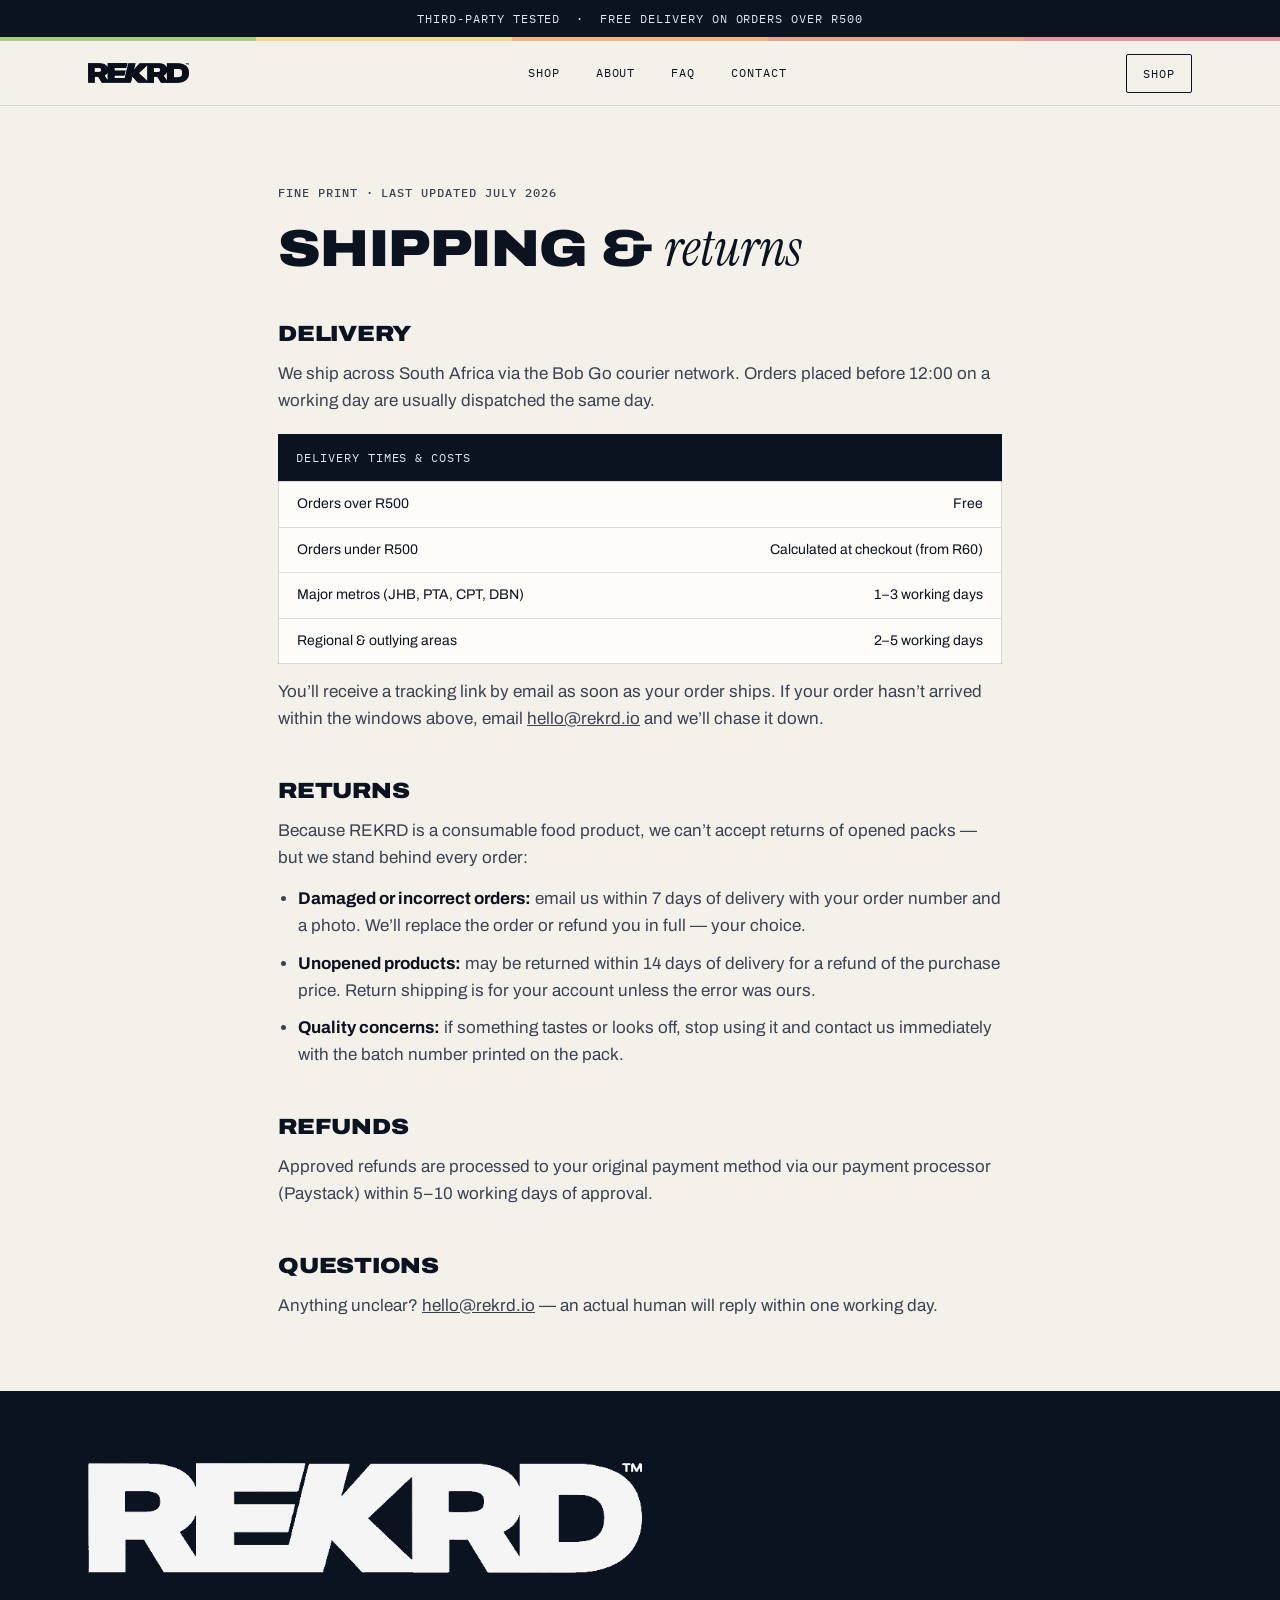
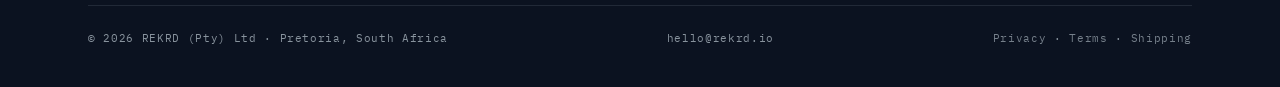
<file: site/policies/shipping-returns.html>
<!DOCTYPE html>
<html lang="en">
<head>
  <meta charset="UTF-8">
  <meta name="viewport" content="width=device-width, initial-scale=1.0">
  <title>Shipping &amp; Returns — REKRD®</title>
  <meta name="description" content="REKRD shipping and returns policy — delivery times, costs, and how returns and refunds work in South Africa.">
  <link rel="icon" type="image/svg+xml" href="../assets/img/favicon.svg">
  <link rel="preconnect" href="https://fonts.googleapis.com">
  <link rel="preconnect" href="https://fonts.gstatic.com" crossorigin>
  <link href="https://fonts.googleapis.com/css2?family=Archivo:ital,wdth,wght@0,62..125,100..900;1,62..125,100..900&family=IBM+Plex+Mono:wght@400;500&family=Instrument+Serif:ital@0;1&display=swap" rel="stylesheet">
  <link rel="stylesheet" href="../css/rekrd.css">
</head>
<body>

  <div class="announce">Third-party tested &nbsp;·&nbsp; Free delivery on orders over R500</div>
  <div class="spectrum" aria-hidden="true"><span></span><span></span><span></span><span></span><span></span></div>

  <header class="nav">
    <div class="wrap nav__in">
      <a class="nav__logo" href="../index.html" aria-label="REKRD home">
        <img src="../assets/img/rekrd-wordmark-ink.png" alt="REKRD">
      </a>
      <nav class="nav__links" aria-label="Main">
        <a href="../index.html#shop">Shop</a>
        <a href="../index.html#about">About</a>
        <a href="../index.html#faq">FAQ</a>
        <a href="../index.html#contact">Contact</a>
      </nav>
      <a class="nav__cart" href="../index.html#shop" style="text-decoration:none">Shop</a>
    </div>
  </header>

  <main id="main">
    <section class="section" style="padding-block:clamp(48px,6vw,72px)">
      <div class="wrap" style="max-width:820px">
        <span class="eyebrow">Fine print · Last updated July 2026</span>
        <h1 style="font-size:clamp(32px,4.6vw,52px)">Shipping &amp; <span class="accent">returns</span></h1>

        <!-- TODO(team): have this reviewed for CPA (Consumer Protection Act) compliance before launch -->

        <h2 style="font-size:22px;margin-top:48px">Delivery</h2>
        <p style="margin-top:14px;color:var(--ink-soft)">We ship across South Africa via the Bob Go courier network. Orders placed before 12:00 on a working day are usually dispatched the same day.</p>
        <table class="spec-table" style="margin-top:20px">
          <caption>Delivery times &amp; costs</caption>
          <tbody>
            <tr><td>Orders over R500</td><td>Free</td></tr>
            <tr><td>Orders under R500</td><td>Calculated at checkout (from R60)</td></tr>
            <tr><td>Major metros (JHB, PTA, CPT, DBN)</td><td>1–3 working days</td></tr>
            <tr><td>Regional &amp; outlying areas</td><td>2–5 working days</td></tr>
          </tbody>
        </table>
        <p style="margin-top:14px;color:var(--ink-soft)">You’ll receive a tracking link by email as soon as your order ships. If your order hasn’t arrived within the windows above, email <a href="mailto:hello@rekrd.io">hello@rekrd.io</a> and we’ll chase it down.</p>

        <h2 style="font-size:22px;margin-top:48px">Returns</h2>
        <p style="margin-top:14px;color:var(--ink-soft)">Because REKRD is a consumable food product, we can’t accept returns of opened packs — but we stand behind every order:</p>
        <ul style="margin:14px 0 0 20px;color:var(--ink-soft)">
          <li style="margin-bottom:10px"><strong style="color:var(--ink)">Damaged or incorrect orders:</strong> email us within 7 days of delivery with your order number and a photo. We’ll replace the order or refund you in full — your choice.</li>
          <li style="margin-bottom:10px"><strong style="color:var(--ink)">Unopened products:</strong> may be returned within 14 days of delivery for a refund of the purchase price. Return shipping is for your account unless the error was ours.</li>
          <li><strong style="color:var(--ink)">Quality concerns:</strong> if something tastes or looks off, stop using it and contact us immediately with the batch number printed on the pack.</li>
        </ul>

        <h2 style="font-size:22px;margin-top:48px">Refunds</h2>
        <p style="margin-top:14px;color:var(--ink-soft)">Approved refunds are processed to your original payment method via our payment processor (Paystack) within 5–10 working days of approval.</p>

        <h2 style="font-size:22px;margin-top:48px">Questions</h2>
        <p style="margin-top:14px;color:var(--ink-soft)">Anything unclear? <a href="mailto:hello@rekrd.io">hello@rekrd.io</a> — an actual human will reply within one working day.</p>
      </div>
    </section>
  </main>

  <footer class="footer">
    <div class="wrap footer__in">
      <div class="footer__mark">
        <img src="../assets/img/rekrd-wordmark-white.png" alt="REKRD">
      </div>
      <div class="footer__legal" style="margin-top:32px">
        <span>© <span data-year>2026</span> REKRD (Pty) Ltd · Pretoria, South Africa</span>
        <span>hello@rekrd.io</span>
        <span><a href="privacy.html">Privacy</a> · <a href="terms.html">Terms</a> · <a href="shipping-returns.html">Shipping</a></span>
      </div>
    </div>
  </footer>

  <script src="../js/main.js"></script>
</body>
</html>
</file>
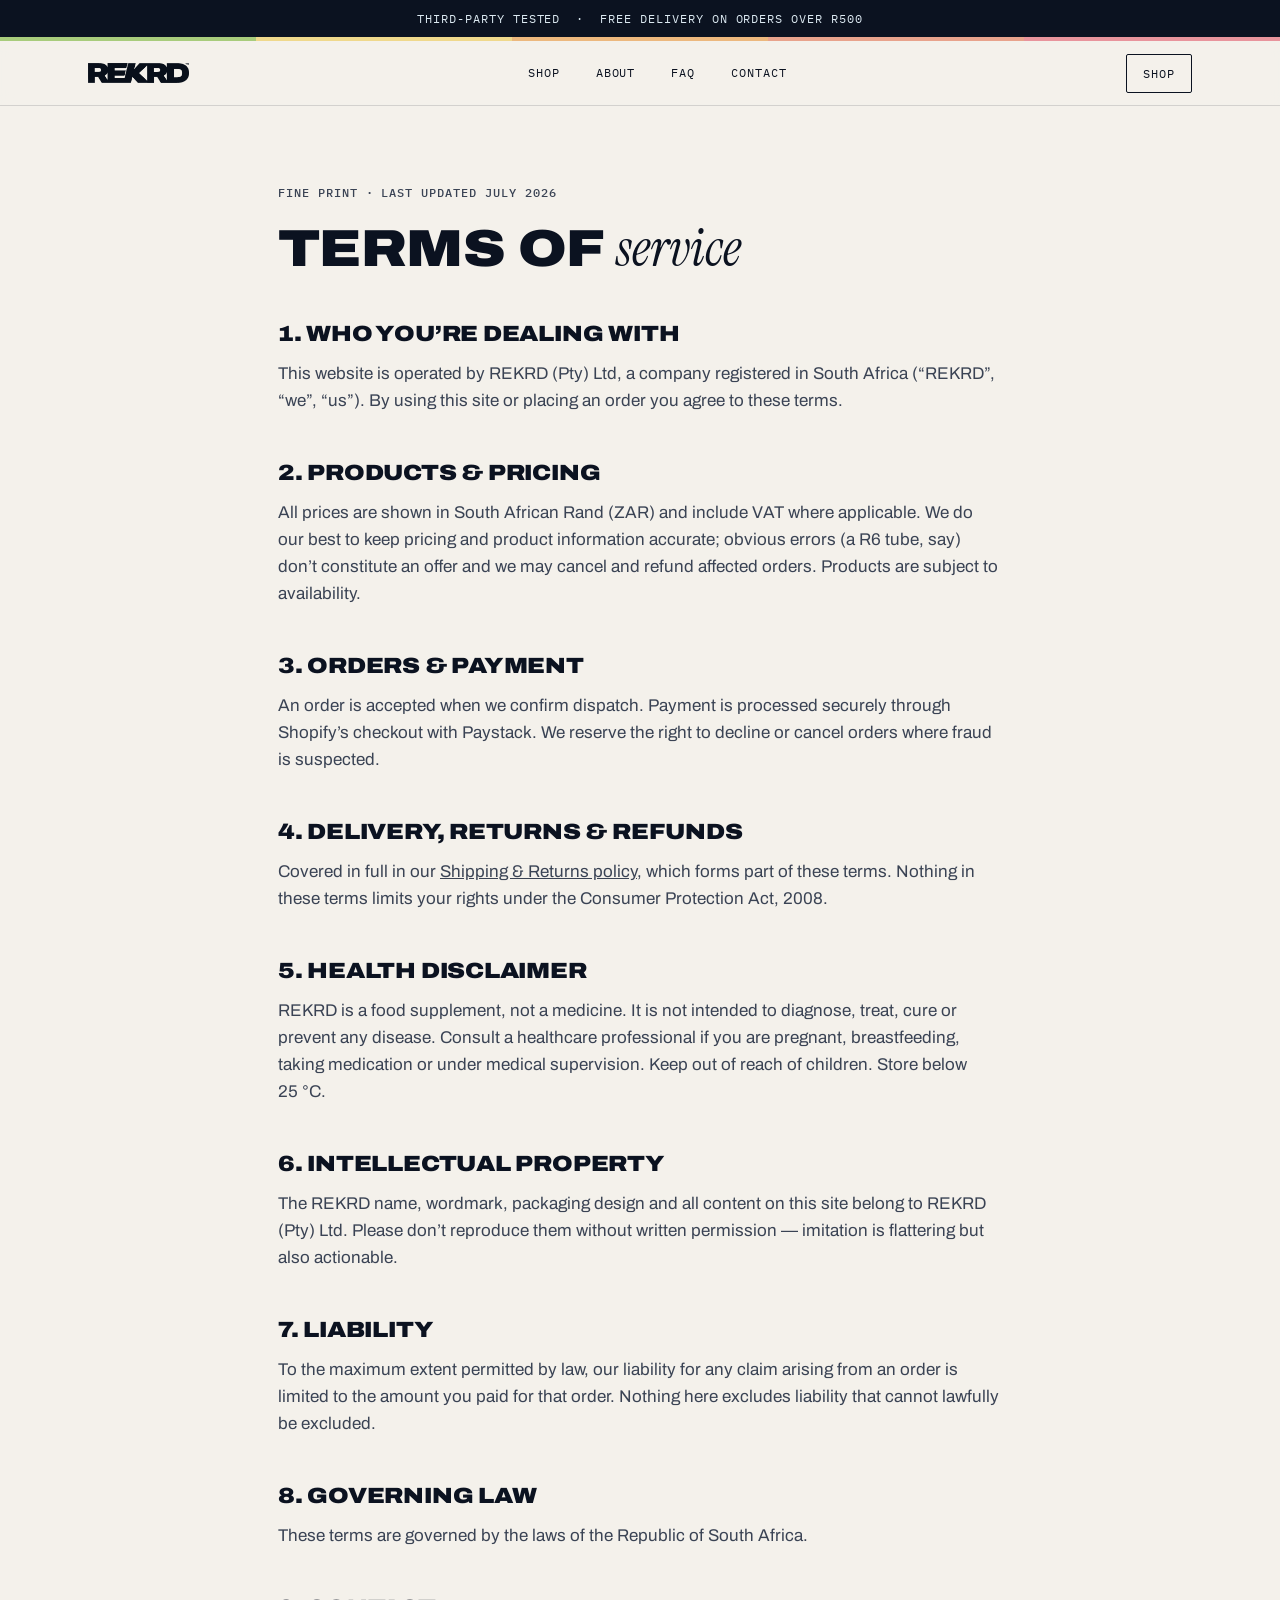
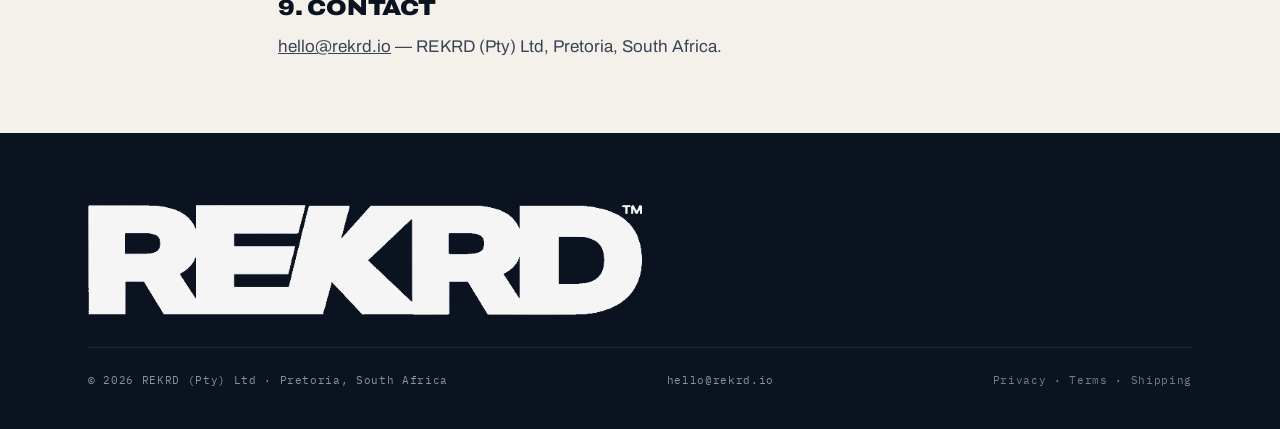
<file: site/policies/terms.html>
<!DOCTYPE html>
<html lang="en">
<head>
  <meta charset="UTF-8">
  <meta name="viewport" content="width=device-width, initial-scale=1.0">
  <title>Terms of Service — REKRD®</title>
  <meta name="description" content="REKRD terms of service — the terms that apply when you use this website and buy our products.">
  <link rel="icon" type="image/svg+xml" href="../assets/img/favicon.svg">
  <link rel="preconnect" href="https://fonts.googleapis.com">
  <link rel="preconnect" href="https://fonts.gstatic.com" crossorigin>
  <link href="https://fonts.googleapis.com/css2?family=Archivo:ital,wdth,wght@0,62..125,100..900;1,62..125,100..900&family=IBM+Plex+Mono:wght@400;500&family=Instrument+Serif:ital@0;1&display=swap" rel="stylesheet">
  <link rel="stylesheet" href="../css/rekrd.css">
</head>
<body>

  <div class="announce">Third-party tested &nbsp;·&nbsp; Free delivery on orders over R500</div>
  <div class="spectrum" aria-hidden="true"><span></span><span></span><span></span><span></span><span></span></div>

  <header class="nav">
    <div class="wrap nav__in">
      <a class="nav__logo" href="../index.html" aria-label="REKRD home">
        <img src="../assets/img/rekrd-wordmark-ink.png" alt="REKRD">
      </a>
      <nav class="nav__links" aria-label="Main">
        <a href="../index.html#shop">Shop</a>
        <a href="../index.html#about">About</a>
        <a href="../index.html#faq">FAQ</a>
        <a href="../index.html#contact">Contact</a>
      </nav>
      <a class="nav__cart" href="../index.html#shop" style="text-decoration:none">Shop</a>
    </div>
  </header>

  <main id="main">
    <section class="section" style="padding-block:clamp(48px,6vw,72px)">
      <div class="wrap" style="max-width:820px">
        <span class="eyebrow">Fine print · Last updated July 2026</span>
        <h1 style="font-size:clamp(32px,4.6vw,52px)">Terms of <span class="accent">service</span></h1>

        <!-- TODO(team): have this reviewed by a legal adviser (CPA & ECTA compliance) before launch -->

        <h2 style="font-size:22px;margin-top:48px">1. Who you’re dealing with</h2>
        <p style="margin-top:14px;color:var(--ink-soft)">This website is operated by REKRD (Pty) Ltd, a company registered in South Africa (“REKRD”, “we”, “us”). By using this site or placing an order you agree to these terms.</p>

        <h2 style="font-size:22px;margin-top:48px">2. Products &amp; pricing</h2>
        <p style="margin-top:14px;color:var(--ink-soft)">All prices are shown in South African Rand (ZAR) and include VAT where applicable. We do our best to keep pricing and product information accurate; obvious errors (a R6 tube, say) don’t constitute an offer and we may cancel and refund affected orders. Products are subject to availability.</p>

        <h2 style="font-size:22px;margin-top:48px">3. Orders &amp; payment</h2>
        <p style="margin-top:14px;color:var(--ink-soft)">An order is accepted when we confirm dispatch. Payment is processed securely through Shopify’s checkout with Paystack. We reserve the right to decline or cancel orders where fraud is suspected.</p>

        <h2 style="font-size:22px;margin-top:48px">4. Delivery, returns &amp; refunds</h2>
        <p style="margin-top:14px;color:var(--ink-soft)">Covered in full in our <a href="shipping-returns.html">Shipping &amp; Returns policy</a>, which forms part of these terms. Nothing in these terms limits your rights under the Consumer Protection Act, 2008.</p>

        <h2 style="font-size:22px;margin-top:48px">5. Health disclaimer</h2>
        <p style="margin-top:14px;color:var(--ink-soft)">REKRD is a food supplement, not a medicine. It is not intended to diagnose, treat, cure or prevent any disease. Consult a healthcare professional if you are pregnant, breastfeeding, taking medication or under medical supervision. Keep out of reach of children. Store below 25&nbsp;°C.</p>

        <h2 style="font-size:22px;margin-top:48px">6. Intellectual property</h2>
        <p style="margin-top:14px;color:var(--ink-soft)">The REKRD name, wordmark, packaging design and all content on this site belong to REKRD (Pty) Ltd. Please don’t reproduce them without written permission — imitation is flattering but also actionable.</p>

        <h2 style="font-size:22px;margin-top:48px">7. Liability</h2>
        <p style="margin-top:14px;color:var(--ink-soft)">To the maximum extent permitted by law, our liability for any claim arising from an order is limited to the amount you paid for that order. Nothing here excludes liability that cannot lawfully be excluded.</p>

        <h2 style="font-size:22px;margin-top:48px">8. Governing law</h2>
        <p style="margin-top:14px;color:var(--ink-soft)">These terms are governed by the laws of the Republic of South Africa.</p>

        <h2 style="font-size:22px;margin-top:48px">9. Contact</h2>
        <p style="margin-top:14px;color:var(--ink-soft)"><a href="mailto:hello@rekrd.io">hello@rekrd.io</a> — REKRD (Pty) Ltd, Pretoria, South Africa.</p>
      </div>
    </section>
  </main>

  <footer class="footer">
    <div class="wrap footer__in">
      <div class="footer__mark">
        <img src="../assets/img/rekrd-wordmark-white.png" alt="REKRD">
      </div>
      <div class="footer__legal" style="margin-top:32px">
        <span>© <span data-year>2026</span> REKRD (Pty) Ltd · Pretoria, South Africa</span>
        <span>hello@rekrd.io</span>
        <span><a href="privacy.html">Privacy</a> · <a href="terms.html">Terms</a> · <a href="shipping-returns.html">Shipping</a></span>
      </div>
    </div>
  </footer>

  <script src="../js/main.js"></script>
</body>
</html>
</file>
<file: site/css/rekrd.css>
/* ==========================================================================
   REKRD — Design System v1.0
   Implements docs/DESIGN-SYSTEM.md. Sampled from packaging renders.
   ========================================================================== */

/* ---------- Tokens ---------- */
:root {
  --ink: #0B1220;
  --ink-soft: #3A4354;
  --powder-100: #DCE9F1;
  --powder-200: #C9DAE8;
  --powder-300: #ACC6D5;
  --powder-400: #93A9B7;
  --paper: #F4F1EB;
  --cream: #FDFCF9;

  --fl-cherry: #A8CC7C;
  --fl-pineapple: #EFD88C;
  --fl-orange: #ECB87E;
  --fl-rooibos: #E8A38C;
  --fl-watermelon: #E8949C;

  --hairline: color-mix(in srgb, var(--ink) 14%, transparent);
  --hairline-blue: var(--powder-300);

  --font-display: "Archivo", "Helvetica Neue", Arial, sans-serif;
  --font-body: "Archivo", "Helvetica Neue", Arial, sans-serif;
  --font-accent: "Instrument Serif", Georgia, serif;
  --font-mono: "IBM Plex Mono", "Courier New", monospace;

  --w-max: 1200px;
  --radius: 2px;
  --section-pad: clamp(72px, 10vw, 140px);
  --ease: cubic-bezier(.2, .7, .2, 1);
}

/* ---------- Reset ---------- */
*, *::before, *::after { box-sizing: border-box; margin: 0; padding: 0; }
html { -webkit-text-size-adjust: 100%; scroll-behavior: smooth; }
body {
  font-family: var(--font-body);
  font-size: 17px;
  line-height: 1.6;
  color: var(--ink);
  background: var(--paper);
  -webkit-font-smoothing: antialiased;
}
img, video { max-width: 100%; display: block; }
a { color: inherit; }
button { font: inherit; color: inherit; background: none; border: 0; cursor: pointer; }
ul[class], ol[class] { list-style: none; }
:focus-visible { outline: 2px solid var(--ink); outline-offset: 2px; }
.sr-only {
  position: absolute; width: 1px; height: 1px; padding: 0; margin: -1px;
  overflow: hidden; clip: rect(0 0 0 0); white-space: nowrap; border: 0;
}

/* ---------- Type ---------- */
h1, h2, h3, .display {
  font-family: var(--font-display);
  font-weight: 900;
  font-stretch: 115%;
  letter-spacing: -0.01em;
  line-height: 1.02;
  text-transform: uppercase;
  text-wrap: balance;
}
h1 { font-size: clamp(44px, 7.4vw, 88px); }
h2 { font-size: clamp(32px, 4.6vw, 56px); }
h3 { font-size: clamp(20px, 2.2vw, 24px); }
.accent {
  font-family: var(--font-accent);
  font-style: italic;
  font-weight: 400;
  text-transform: lowercase;
  letter-spacing: 0;
}
.accent--cap { text-transform: none; }
.spec, .eyebrow {
  font-family: var(--font-mono);
  font-weight: 500;
  font-size: 12px;
  letter-spacing: 0.08em;
  text-transform: uppercase;
}
.eyebrow { display: inline-block; margin-bottom: 20px; color: var(--ink-soft); }
.lede { font-size: clamp(18px, 1.6vw, 21px); line-height: 1.55; max-width: 62ch; color: var(--ink-soft); }
p + p { margin-top: 1em; }

/* ---------- Layout ---------- */
.wrap { max-width: var(--w-max); margin-inline: auto; padding-inline: clamp(20px, 4vw, 48px); }
section[id] { scroll-margin-top: 72px; }
.section { padding-block: var(--section-pad); }
.section--blue { background: var(--powder-200); }
.section--blue-light { background: var(--powder-100); }
.section--ink { background: var(--ink); color: var(--powder-100); }
.grid-2 { display: grid; gap: clamp(32px, 5vw, 80px); align-items: center; }
@media (min-width: 860px) { .grid-2 { grid-template-columns: 1fr 1fr; } }

/* ---------- Spectrum bar ---------- */
.spectrum { display: flex; height: 4px; width: 100%; }
.spectrum span { flex: 1; }
.spectrum span:nth-child(1) { background: var(--fl-cherry); }
.spectrum span:nth-child(2) { background: var(--fl-pineapple); }
.spectrum span:nth-child(3) { background: var(--fl-orange); }
.spectrum span:nth-child(4) { background: var(--fl-rooibos); }
.spectrum span:nth-child(5) { background: var(--fl-watermelon); }

/* ---------- Announcement ---------- */
.announce {
  background: var(--ink); color: var(--powder-100);
  text-align: center; padding: 9px 16px;
  font-family: var(--font-mono); font-size: 12px; letter-spacing: 0.08em; text-transform: uppercase;
}

/* ---------- Nav ---------- */
.nav {
  position: sticky; top: 0; z-index: 50;
  background: color-mix(in srgb, var(--paper) 92%, transparent);
  backdrop-filter: blur(8px);
  border-bottom: 1px solid var(--hairline);
}
.nav__in {
  display: flex; align-items: center; justify-content: space-between;
  gap: 24px; min-height: 64px;
}
.nav__logo img { height: 20px; width: auto; }
.nav__links { display: flex; gap: clamp(16px, 3vw, 36px); }
.nav__links a {
  font-family: var(--font-mono); font-size: 12px; letter-spacing: 0.08em;
  text-transform: uppercase; text-decoration: none; padding: 8px 0;
  border-bottom: 1px solid transparent;
}
.nav__links a:hover, .nav__links a[aria-current="page"] { border-bottom-color: var(--ink); }
.nav__cart {
  font-family: var(--font-mono); font-size: 12px; letter-spacing: 0.08em; text-transform: uppercase;
  border: 1px solid var(--ink); border-radius: var(--radius); padding: 9px 16px;
  transition: background 150ms, color 150ms;
}
.nav__cart:hover { background: var(--ink); color: var(--paper); }
.nav__burger { display: none; }
@media (max-width: 720px) {
  .nav__links {
    display: none;
    position: absolute; inset: 64px 0 auto 0;
    background: var(--paper); border-bottom: 1px solid var(--hairline);
    flex-direction: column; gap: 0; padding: 8px 20px 20px;
  }
  .nav__links.is-open { display: flex; }
  .nav__links a { padding: 14px 0; border-bottom: 1px solid var(--hairline); }
  .nav__burger { display: block; font-family: var(--font-mono); font-size: 12px; letter-spacing: .08em; text-transform: uppercase; }
}

/* ---------- Buttons ---------- */
.btn {
  display: inline-block;
  font-family: var(--font-mono); font-size: 13px; font-weight: 500;
  letter-spacing: 0.08em; text-transform: uppercase; text-decoration: none; text-align: center;
  padding: 16px 28px; border-radius: var(--radius);
  background: var(--ink); color: var(--paper);
  border: 1px solid var(--ink);
  transition: background 150ms, color 150ms, transform 100ms;
}
.btn:hover { background: var(--powder-200); color: var(--ink); }
.btn:active { transform: translateY(1px); }
.btn--ghost { background: transparent; color: var(--ink); }
.btn--ghost:hover { background: var(--ink); color: var(--paper); }
.btn--on-ink { background: var(--paper); color: var(--ink); border-color: var(--paper); }
.btn--on-ink:hover { background: transparent; color: var(--paper); }
.btn--wide { width: 100%; }
.btn[disabled] { opacity: .45; cursor: not-allowed; }

/* ---------- Hero (copy left in the page grid, media full-bleed right) ---------- */
.hero { overflow: hidden; }
.hero__in { display: grid; align-items: stretch; }
.hero__copy {
  align-self: center;
  padding-block: clamp(48px, 7vw, 110px);
  padding-inline: clamp(20px, 4vw, 48px);
}
.hero h1 { margin: 18px 0 22px; }
.hero .lede { margin-bottom: 34px; }
.hero__cta { display: flex; gap: 14px; flex-wrap: wrap; }
.hero__visual { position: relative; }
.hero__visual video, .hero__visual img {
  display: block; width: 100%; height: 100%; object-fit: cover;
}
.hero__note {
  position: absolute; bottom: 16px; right: 16px; z-index: 2;
  background: var(--ink); color: var(--powder-100);
}
@media (min-width: 900px) {
  .hero__in { grid-template-columns: 1fr 1fr; }
  .hero__copy {
    margin-left: max(0px, calc((100vw - var(--w-max)) / 2));
    padding-right: clamp(32px, 4vw, 72px);
  }
  .hero__visual { min-height: 640px; }
}
@media (max-width: 899px) {
  .hero__visual { aspect-ratio: 1 / 1; }
}

/* ---------- Ticker ---------- */
.ticker { background: var(--ink); color: var(--powder-100); overflow: hidden; padding: 13px 0; }
.ticker__track {
  display: flex; gap: 0; width: max-content;
  animation: ticker 40s linear infinite;
}
.ticker:hover .ticker__track { animation-play-state: paused; }
.ticker__track span {
  font-family: var(--font-mono); font-size: 13px; letter-spacing: 0.14em;
  text-transform: uppercase; white-space: nowrap; padding-right: 12px;
}
.ticker__track span::after { content: "/"; padding-left: 12px; opacity: .45; }
@keyframes ticker { to { transform: translateX(-50%); } }

/* ---------- Stamps & badges ---------- */
.stamp {
  display: inline-block;
  font-family: var(--font-mono); font-size: 11px; letter-spacing: 0.1em; text-transform: uppercase;
  border: 1px solid currentColor; border-radius: 24px; padding: 6px 14px;
}
.stamps { display: flex; flex-wrap: wrap; gap: 10px; }

/* ---------- Flavour lineup ---------- */
.flavours { display: grid; gap: 1px; background: var(--hairline); border: 1px solid var(--hairline); border-radius: var(--radius); overflow: hidden; }
@media (min-width: 700px) { .flavours { grid-template-columns: repeat(5, 1fr); } }
.flavour { background: var(--cream); padding: 28px 20px 20px; position: relative; display: flex; flex-direction: column; }
.flavour::before {
  content: ""; position: absolute; top: 0; left: 0; right: 0; height: 6px;
  background: var(--fl, var(--powder-300));
}
.flavour h3 { font-size: 17px; margin: 0 0 6px; }
.flavour .spec { color: var(--ink-soft); font-size: 11px; margin-bottom: 18px; }
.flavour__dot { width: 28px; height: 28px; border-radius: 50%; background: var(--fl); border: 1px solid var(--hairline); }
.flavour__sachet {
  width: 100%; height: auto; margin-top: auto;
  border-radius: var(--radius); border: 1px solid var(--hairline);
}

/* ---------- Product cards ---------- */
.cards { display: grid; gap: 24px; }
@media (min-width: 860px) {
  .cards { grid-template-columns: repeat(3, 1fr); }
  .cards--2 { grid-template-columns: repeat(2, 1fr); max-width: 900px; margin-inline: auto; }
}
.card {
  background: var(--cream); border: 1px solid var(--hairline-blue); border-radius: var(--radius);
  display: flex; flex-direction: column; overflow: hidden;
  transition: border-color 150ms;
}
.card:hover { border-color: var(--ink); }
.card__media { background: var(--powder-100); aspect-ratio: 1; display: grid; place-items: center; padding: 8%; position: relative; }
.card__media img { max-height: 100%; object-fit: contain; mix-blend-mode: multiply; }
.card__media .stamp { position: absolute; top: 14px; left: 14px; background: var(--cream); }
.card__body { padding: 22px 22px 24px; display: flex; flex-direction: column; gap: 10px; flex: 1; }
.card__body h3 { font-size: 19px; }
.card__body h3 a { text-decoration: none; }
.card__meta { color: var(--ink-soft); font-size: 14px; }
.card__price { font-family: var(--font-mono); font-size: 15px; display: flex; justify-content: space-between; align-items: baseline; margin-top: auto; padding-top: 12px; border-top: 1px solid var(--hairline); }
.card__price .per { font-size: 11px; color: var(--ink-soft); }
.card .btn { margin-top: 14px; }

/* ---------- Spec-sheet table ---------- */
.spec-table { width: 100%; border-collapse: collapse; background: var(--cream); border: 1px solid var(--hairline); }
.spec-table caption { text-align: left; padding: 14px 18px; background: var(--ink); color: var(--powder-100); font-family: var(--font-mono); font-size: 12px; letter-spacing: .08em; text-transform: uppercase; }
.spec-table th, .spec-table td { padding: 11px 18px; border-bottom: 1px solid var(--hairline); text-align: left; font-size: 14px; }
.spec-table th { font-family: var(--font-mono); font-weight: 500; font-size: 11px; letter-spacing: .08em; text-transform: uppercase; color: var(--ink-soft); }
.spec-table td:last-child, .spec-table th:last-child { text-align: right; }
.spec-table tr:last-child td { border-bottom: 0; }
.spec-table .indent td:first-child { padding-left: 34px; color: var(--ink-soft); }

/* ---------- Statement tile ---------- */
.statement {
  margin-top: 28px; background: var(--cream);
  border: 1px solid var(--hairline); border-radius: var(--radius); overflow: hidden;
}
.statement p {
  padding: 24px 28px 26px;
  font-size: 18px; line-height: 1.6; color: var(--ink);
}
.statement .accent { font-size: 1.1em; }

/* ---------- Stat scoreboard ---------- */
.stats { display: grid; gap: 1px; background: var(--hairline); border: 1px solid var(--hairline); border-radius: var(--radius); overflow: hidden; }
@media (min-width: 500px) { .stats { grid-template-columns: repeat(2, 1fr); } }
@media (min-width: 960px) { .stats { grid-template-columns: repeat(4, 1fr); } }
.stat { background: var(--cream); padding: 30px 26px 26px; }
.stat__value {
  font-family: var(--font-display); font-weight: 900; font-stretch: 115%;
  font-size: clamp(44px, 4.6vw, 64px); line-height: 1; letter-spacing: -0.01em;
}
.stat__unit {
  font-family: var(--font-mono); font-weight: 500; font-size: 14px;
  letter-spacing: .08em; text-transform: uppercase; color: var(--ink-soft);
  margin-left: 6px;
}
.stat__label {
  font-family: var(--font-mono); font-weight: 500; font-size: 12px;
  letter-spacing: .08em; text-transform: uppercase; margin-top: 14px;
  padding-top: 12px; border-top: 1px solid var(--hairline);
}
.stat__note { color: var(--ink-soft); font-size: 14px; margin-top: 6px; }

.spec-strip {
  display: flex; flex-wrap: wrap; column-gap: 0; row-gap: 8px;
  margin-top: 20px; padding: 14px 4px; border-block: 1px solid var(--hairline);
  font-family: var(--font-mono); font-size: 12px; letter-spacing: .06em;
  text-transform: uppercase; color: var(--ink-soft);
}
.spec-strip li { white-space: nowrap; }
.spec-strip li b { color: var(--ink); font-weight: 500; }
.spec-strip li:not(:last-child)::after { content: "/"; margin-inline: 14px; opacity: .4; }

/* ---------- Numbered list (record-sleeve credits) ---------- */
.numbered { counter-reset: n; display: grid; gap: 0; border-top: 1px solid var(--hairline); }
.numbered li { counter-increment: n; display: grid; grid-template-columns: 64px 1fr; gap: 20px; padding: 22px 0; border-bottom: 1px solid var(--hairline); align-items: baseline; }
.numbered li::before {
  content: "0" counter(n);
  font-family: var(--font-mono); font-size: 13px; letter-spacing: .08em; color: var(--ink-soft);
}
.numbered h3 { font-size: 18px; margin-bottom: 4px; }
.numbered p { color: var(--ink-soft); font-size: 15px; }

/* ---------- Ritual steps ---------- */
.steps { display: grid; gap: 24px; }
@media (min-width: 780px) { .steps { grid-template-columns: repeat(3, 1fr); } }
.step { border: 1px solid var(--hairline); border-radius: var(--radius); background: var(--cream); padding: 30px 26px; }
.step .eyebrow { margin-bottom: 14px; }
.step h3 { margin-bottom: 8px; }
.step p { color: var(--ink-soft); font-size: 15px; }

/* ---------- Media band ---------- */
.media-band { position: relative; }
.media-band video, .media-band img { width: 100%; aspect-ratio: 16/9; object-fit: cover; }
.media-band__note { position: absolute; bottom: 14px; right: 14px; background: var(--ink); color: var(--powder-100); }

/* ---------- FAQ ---------- */
.faq-list { border-top: 1px solid var(--hairline); }
.faq-list details { border-bottom: 1px solid var(--hairline); }
.faq-list summary {
  cursor: pointer; list-style: none; display: flex; justify-content: space-between; gap: 20px;
  padding: 22px 4px; font-family: var(--font-display); font-weight: 800; font-size: 18px;
}
.faq-list summary::-webkit-details-marker { display: none; }
.faq-list summary::after { content: "+"; font-family: var(--font-mono); font-weight: 400; }
.faq-list details[open] summary::after { content: "–"; }
.faq-list .faq-a { padding: 0 4px 24px; color: var(--ink-soft); max-width: 68ch; }

/* ---------- Forms ---------- */
.field { display: grid; gap: 8px; margin-bottom: 18px; }
.field label { font-family: var(--font-mono); font-size: 11px; letter-spacing: .08em; text-transform: uppercase; }
.field input, .field textarea, .field select {
  font: inherit; font-size: 15px; padding: 13px 14px;
  background: #fff; border: 1px solid var(--ink); border-radius: var(--radius); color: var(--ink);
}
.field ::placeholder { font-family: var(--font-mono); font-size: 12px; color: var(--powder-400); }

/* ---------- Footer ---------- */
.footer { background: var(--ink); color: var(--powder-100); }
.footer__in { padding-block: 72px 40px; }
.footer__mark img { height: clamp(48px, 9vw, 110px); width: auto; opacity: .96; }
.footer__grid { display: grid; gap: 40px; padding-block: 48px; }
@media (min-width: 780px) { .footer__grid { grid-template-columns: 2fr 1fr 1fr 1fr; } }
.footer h4 { font-family: var(--font-mono); font-size: 11px; letter-spacing: .1em; text-transform: uppercase; opacity: .6; margin-bottom: 16px; }
.footer a { text-decoration: none; opacity: .85; }
.footer a:hover { opacity: 1; text-decoration: underline; }
.footer li { margin-bottom: 10px; font-size: 14px; }
.footer__tag { font-family: var(--font-accent); font-style: italic; font-size: clamp(20px, 2.4vw, 26px); margin-top: 18px; opacity: .9; }
.footer__legal { border-top: 1px solid color-mix(in srgb, var(--powder-100) 18%, transparent); padding-top: 24px; display: flex; flex-wrap: wrap; gap: 16px; justify-content: space-between; font-family: var(--font-mono); font-size: 11px; letter-spacing: .06em; opacity: .6; }

/* ---------- Cart drawer ---------- */
.cart-overlay {
  position: fixed; inset: 0; background: color-mix(in srgb, var(--ink) 40%, transparent);
  opacity: 0; pointer-events: none; transition: opacity 280ms var(--ease); z-index: 90;
}
.cart-drawer {
  position: fixed; top: 0; right: 0; bottom: 0; width: min(420px, 100vw);
  background: var(--paper); z-index: 100; display: flex; flex-direction: column;
  transform: translateX(100%); transition: transform 280ms var(--ease);
  box-shadow: -1px 0 0 var(--ink);
}
body.cart-open .cart-overlay { opacity: 1; pointer-events: auto; }
body.cart-open .cart-drawer { transform: none; }
body.cart-open { overflow: hidden; }
.cart-drawer__head { display: flex; justify-content: space-between; align-items: center; padding: 20px 24px; border-bottom: 1px solid var(--hairline); }
.cart-drawer__head h2 { font-size: 18px; }
.cart-drawer__items { flex: 1; overflow-y: auto; padding: 8px 24px; }
.cart-line { display: grid; grid-template-columns: 64px 1fr auto; gap: 16px; padding: 18px 0; border-bottom: 1px solid var(--hairline); align-items: center; }
.cart-line img { background: var(--powder-100); border-radius: var(--radius); aspect-ratio: 1; object-fit: contain; padding: 6px; }
.cart-line__name { font-weight: 700; font-size: 14px; }
.cart-line__qty { display: inline-flex; align-items: center; gap: 10px; margin-top: 8px; border: 1px solid var(--hairline); border-radius: var(--radius); }
.cart-line__qty button { padding: 4px 10px; font-family: var(--font-mono); }
.cart-line__qty span { font-family: var(--font-mono); font-size: 13px; min-width: 20px; text-align: center; }
.cart-line__price { font-family: var(--font-mono); font-size: 13px; }
.cart-line__rm { font-family: var(--font-mono); font-size: 11px; text-transform: uppercase; letter-spacing: .06em; color: var(--ink-soft); text-decoration: underline; margin-top: 6px; }
.cart-drawer__foot { padding: 20px 24px 24px; border-top: 1px solid var(--ink); }
.cart-drawer__total { display: flex; justify-content: space-between; font-family: var(--font-mono); font-size: 14px; margin-bottom: 14px; }
.cart-drawer__note { font-family: var(--font-mono); font-size: 11px; letter-spacing: .04em; color: var(--ink-soft); text-align: center; margin-top: 12px; }
.cart-empty { text-align: center; padding: 56px 0; color: var(--ink-soft); }

/* ---------- Demo checkout (simulation overlay) ---------- */
.demo-checkout {
  position: fixed; inset: 0; z-index: 200;
  background: color-mix(in srgb, var(--ink) 45%, transparent);
  display: grid; place-items: start center; overflow-y: auto; padding: clamp(12px, 3vw, 40px);
}
body.demo-checkout-open { overflow: hidden; }
.demo-checkout__page {
  background: var(--paper); border-radius: var(--radius); width: min(980px, 100%);
  box-shadow: 0 0 0 1px var(--ink); overflow-y: auto; max-height: calc(100vh - 48px);
}
.demo-checkout__bar {
  display: flex; align-items: center; justify-content: space-between; gap: 16px;
  padding: 14px 24px; border-bottom: 1px solid var(--hairline); background: var(--cream);
  position: sticky; top: 0; z-index: 2;
}
.demo-checkout__cols { display: grid; gap: clamp(24px, 4vw, 56px); padding: clamp(20px, 4vw, 44px); }
.demo-checkout__cols[hidden] { display: none; }
@media (min-width: 820px) { .demo-checkout__cols { grid-template-columns: 1.1fr .9fr; align-items: start; } }
.demo-checkout__h { font-size: clamp(26px, 3.2vw, 38px); }
.demo-checkout__sub {
  font-family: var(--font-mono); font-size: 12px; letter-spacing: .08em;
  text-transform: uppercase; color: var(--ink-soft); margin: 26px 0 10px;
}
.demo-checkout__summary {
  background: var(--powder-100); border: 1px solid var(--hairline-blue);
  border-radius: var(--radius); padding: 22px 24px;
}
.demo-checkout__summary .cart-line img { background: var(--cream); }

/* ---------- Toast ---------- */
.toast {
  position: fixed; bottom: 24px; left: 50%; translate: -50% 0; z-index: 120;
  background: var(--ink); color: var(--paper); padding: 12px 22px; border-radius: var(--radius);
  font-family: var(--font-mono); font-size: 12px; letter-spacing: .06em; text-transform: uppercase;
  opacity: 0; pointer-events: none; transition: opacity 200ms;
}
.toast.show { opacity: 1; }

/* ---------- Product page ---------- */
.pdp { display: grid; gap: clamp(32px, 5vw, 72px); padding-block: clamp(40px, 6vw, 80px); }
@media (min-width: 900px) { .pdp { grid-template-columns: 1.05fr .95fr; align-items: start; } }
.pdp__gallery { position: sticky; top: 88px; display: grid; gap: 16px; }
.pdp__gallery img { background: var(--powder-100); border-radius: var(--radius); width: 100%; object-fit: contain; }
.pdp__price { font-family: var(--font-mono); font-size: 22px; margin: 20px 0 4px; }
.pdp__per { font-family: var(--font-mono); font-size: 12px; color: var(--ink-soft); }
.pdp__buy { display: grid; gap: 12px; margin: 28px 0; }
.pdp__qty { display: inline-flex; align-items: center; gap: 14px; border: 1px solid var(--ink); border-radius: var(--radius); width: max-content; }
.pdp__qty button { padding: 12px 18px; font-family: var(--font-mono); font-size: 16px; }
.pdp__qty span { font-family: var(--font-mono); min-width: 28px; text-align: center; }
.pdp section { margin-top: 36px; }
.pdp h2 { font-size: 22px; margin-bottom: 14px; }

/* ---------- Reveal on scroll (only hides content when JS is running) ---------- */
html.js .reveal { opacity: 0; transform: translateY(12px); transition: opacity 500ms ease-out, transform 500ms ease-out; }
html.js .reveal.in { opacity: 1; transform: none; }

/* ---------- Reduced motion ---------- */
@media (prefers-reduced-motion: reduce) {
  html { scroll-behavior: auto; }
  .ticker__track { animation: none; flex-wrap: wrap; width: auto; }
  html.js .reveal { opacity: 1; transform: none; transition: none; }
}

/* ---------- Utilities ---------- */
.center { text-align: center; }
.mt-0 { margin-top: 0; } .mb-24 { margin-bottom: 24px; } .mb-40 { margin-bottom: 40px; } .mb-56 { margin-bottom: 56px; }
.maxw { max-width: 68ch; }
.maxw-c { max-width: 68ch; margin-inline: auto; }
</file>
